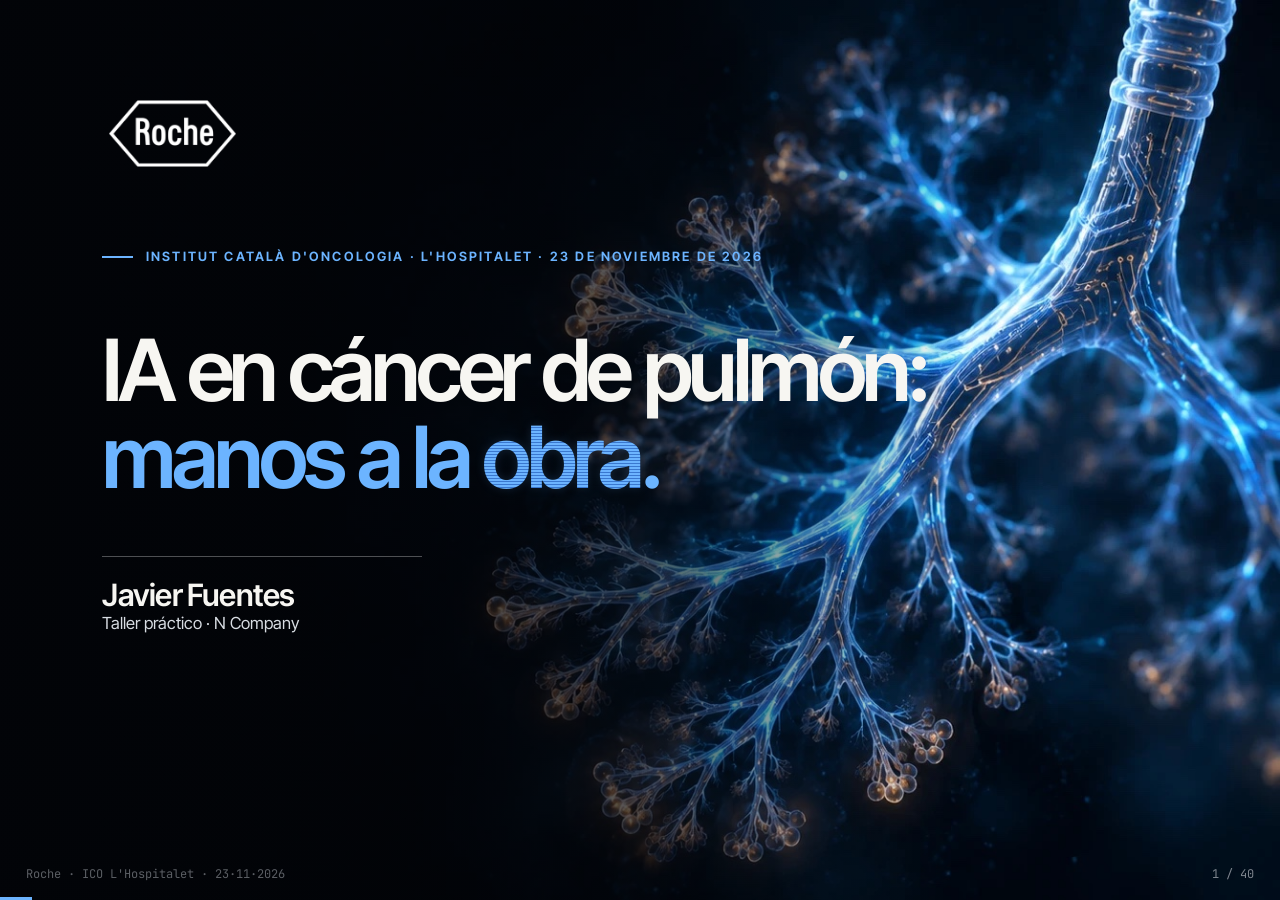
<file: index.html>
<!doctype html>
<html lang="es">
<head>
<meta charset="utf-8">
<meta name="viewport" content="width=device-width, initial-scale=1">
<title>IA en cáncer de pulmón · Taller práctico · ICO L'Hospitalet</title>
<link rel="preconnect" href="https://fonts.googleapis.com">
<link href="https://fonts.googleapis.com/css2?family=Inter+Tight:ital,wght@0,400;0,500;0,600;0,700;1,400&family=JetBrains+Mono:wght@400;600&display=swap" rel="stylesheet">
<style>
:root {
  --fondo:#0f1215; --papel:#f7f6f2; --papel-suave:#b3b8bf; --linea:#343a40;
  --acento:#6cb4ff; --acento-hondo:#0b41cd; --coral:#ff876b; --verde:#5fd39a;
  --sans:'Inter Tight','Helvetica Neue',Helvetica,Arial,sans-serif;
  --mono:'JetBrains Mono','SF Mono',Menlo,Consolas,monospace;
  --ease:cubic-bezier(.22,1,.36,1);
  --stage:radial-gradient(ellipse 100% 125% at 100% 0%,#172638,#121a24 35%,var(--fondo) 75%);
}
* { margin:0; padding:0; box-sizing:border-box; }
html,body { height:100%; }
body { font-family:var(--sans); background:var(--fondo); color:var(--papel); overflow:hidden; user-select:none; -webkit-font-smoothing:antialiased; }

/* ---------- Stage ---------- */
.slide { position:absolute; inset:0; display:none; align-items:center; justify-content:center; padding:8vh 8vw 10vh; overflow:hidden; background:var(--stage); isolation:isolate; }
.slide.on { display:flex; animation:stage-in .6s var(--ease) both; }
.inner { max-width:1280px; width:100%; position:relative; z-index:2; }
@keyframes stage-in { from { opacity:0; } to { opacity:1; } }
@keyframes content-in { from { opacity:0; transform:translateY(24px); } to { opacity:1; transform:none; } }
@keyframes slow-reveal { from { transform:scale(1.06); filter:brightness(.7); } to { transform:scale(1); filter:brightness(1); } }
.on .inner > :not(.clips):not(.step) { animation:content-in .75s var(--ease) both; }
.on .inner > :nth-child(2) { animation-delay:.08s; } .on .inner > :nth-child(3) { animation-delay:.16s; } .on .inner > :nth-child(4) { animation-delay:.22s; }

.kicker,.num { font-family:var(--sans); font-size:clamp(12px,1vw,16px); letter-spacing:.17em; text-transform:uppercase; font-weight:650; color:var(--acento); margin-bottom:3.3vh; }
.kicker::before { content:''; display:inline-block; width:2.4em; height:2px; background:currentColor; margin-right:1em; vertical-align:middle; }
.gigante { font-size:clamp(42px,6.8vw,112px); font-weight:600; line-height:1.02; letter-spacing:-.05em; text-wrap:balance; }
.statement { font-size:clamp(27px,3.45vw,56px); font-weight:500; line-height:1.16; letter-spacing:-.03em; text-wrap:pretty; }
.gigante strong,.statement strong { color:var(--acento); font-weight:inherit; }
.sub { font-size:clamp(16px,1.45vw,23px); line-height:1.5; color:var(--papel-suave); margin-top:3.8vh; max-width:1050px; }
.sub strong { color:var(--papel); font-weight:600; }
.src-line { font-family:var(--mono); font-size:clamp(11px,.9vw,13px); letter-spacing:.06em; text-transform:uppercase; color:var(--papel-suave); margin-top:3vh; }
.redflag { font-size:clamp(16px,1.45vw,23px); color:var(--coral); margin-top:3vh; line-height:1.5; }

.step { opacity:0; transform:translateY(22px); transition:opacity .55s var(--ease),transform .65s var(--ease); }
.step.on { opacity:1; transform:none; }
.step:not(.on) { visibility:hidden; }

/* Lists */
.lista { list-style:none; margin-top:2vh; }
.lista li { position:relative; font-size:clamp(20px,2.4vw,34px); line-height:1.28; padding:1.6vh 0 1.6vh 5.2em; border-top:1px solid var(--linea); }
.lista li:last-child { border-bottom:1px solid var(--linea); }
.lista li strong { color:var(--acento); font-weight:inherit; }
.lista .n { position:absolute; left:0; top:calc(1.6vh + .45em); width:9em; font-family:var(--mono); color:var(--acento); font-size:.55em; letter-spacing:.08em; line-height:1.3; }
.lista.compact li { font-size:clamp(17px,2vw,27px); padding:1.25vh 0 1.25vh 5.2em; }
.lista li .meta { display:block; font-size:.6em; color:var(--papel-suave); margin-top:.3em; }
.lista li.hot { color:var(--coral); }
.lista.compact .n { top:calc(1.25vh + .4em); }
.lista .min { float:right; font-family:var(--mono); font-size:.55em; color:var(--papel-suave); margin-top:.4em; }

/* Chapters */
.chapter { background:var(--acento-hondo); color:#fff; }
.chapter .kicker,.chapter strong { color:#fff; }
.chapter .kicker::before { display:none; }
.chapter .inner { border-top:2px solid #fff; padding-top:5vh; }
.chapter .gigante { font-size:clamp(50px,8.2vw,138px); max-width:1100px; }
.chapter .gigante strong { font-weight:400; }
.chapter .sub { color:#d6e2ff; max-width:900px; }
.chapter::after { content:attr(data-mark); position:absolute; right:5vw; bottom:-.14em; font-size:clamp(230px,31vw,540px); line-height:1; font-weight:700; letter-spacing:-.09em; color:rgba(255,255,255,.08); z-index:0; }

/* Cover */
.cover::before { content:''; position:absolute; inset:0; z-index:0; background:linear-gradient(90deg,rgba(2,4,8,.9) 0%,rgba(2,4,8,.65) 50%,rgba(2,4,8,0) 75%),url('img/cover.jpg') right center/cover #000; }
.cover.on::before { animation:slow-reveal 9s var(--ease) both; }
.cover .kicker { margin-bottom:7vh; }
.cover .gigante { font-size:clamp(46px,6.7vw,108px); max-width:1180px; }
.cover .presenter { margin-top:6vh; padding-top:2.2vh; border-top:1px solid rgba(255,255,255,.3); width:fit-content; min-width:320px; }
.cover .presenter b { display:block; font-size:clamp(24px,2.4vw,38px); font-weight:600; letter-spacing:-.025em; }
.cover .presenter span { color:#d8dde3; font-size:clamp(15px,1.3vw,20px); }
.logo-roche { position:absolute; left:8vw; top:7vh; width:clamp(110px,11vw,170px); z-index:3; filter:invert(1) grayscale(1) brightness(2.2); mix-blend-mode:screen; }

/* Impact */
.impact .inner { max-width:1190px; text-align:center; }
.impact .statement { font-size:clamp(30px,4.2vw,68px); line-height:1.17; }
.impact .sub { margin-inline:auto; }
.impact.claro { background:#ecebe5; color:#17191b; }
.impact.claro .statement strong { color:#17191b; text-decoration:underline; text-decoration-color:var(--acento-hondo); text-decoration-thickness:.055em; text-underline-offset:.13em; }
.impact.claro .sub { color:#4b4f55; }

/* Photos */
.slide.foto { padding:0; background:#000; }
.slide.foto img { width:100%; height:100%; object-fit:cover; }
.slide.foto.contain img { object-fit:contain; }
.slide.foto.claro { background:#f7f7f5; }
.slide.foto.on img { animation:photo-in 1.4s var(--ease) both; }
@keyframes photo-in { from { transform:scale(1.035); } to { transform:scale(1); } }
.slide.foto .cap { position:absolute; left:6vw; bottom:7vh; font-family:var(--mono); font-size:clamp(12px,1.1vw,16px); letter-spacing:.12em; text-transform:uppercase; color:var(--papel); background:rgba(15,18,21,.86); padding:.6em .9em; }
.slide.foto.split { padding:0 6vw; background:#000; }
.slide.foto.split .inner { display:grid; grid-template-columns:minmax(0,.9fr) minmax(0,1.1fr); gap:5vw; align-items:center; max-width:1400px; }
.slide.foto.split img { width:100%; height:auto; max-height:80vh; object-fit:contain; }

/* Clippings */
.clips { display:flex; flex-wrap:wrap; gap:3vh 2vw; justify-content:center; margin-top:3vh; }
.clip { background:#fff; padding:8px 8px 10px; box-shadow:4px 6px 0 rgba(0,0,0,.35); max-width:min(44vw,540px); }
.clip img { display:block; width:100%; height:auto; max-height:44vh; object-fit:contain; }
.clip .src { font-family:var(--mono); font-size:11px; color:#555; margin-top:6px; letter-spacing:.06em; text-transform:uppercase; }
.clip.big { max-width:min(62vw,820px); }
.clip.r1 { rotate:-1.5deg; } .clip.r2 { rotate:1.2deg; }

/* Proof / prediction beats */
.proof-time .gigante { font-size:clamp(38px,5.2vw,86px); line-height:1.08; }
.proof-human { font-size:clamp(27px,3.1vw,50px); line-height:1.2; color:var(--papel-suave); margin-top:4vh; letter-spacing:-.03em; }
.proof-human strong { color:var(--papel); font-weight:500; }
.proof-context { margin-top:4vh; padding-top:2vh; border-top:1px solid var(--linea); color:var(--papel-suave); font-size:clamp(13px,1.1vw,17px); line-height:1.55; max-width:1000px; }
.prediction-punch { font-size:clamp(34px,3.8vw,62px); font-weight:600; line-height:1.06; letter-spacing:-.045em; margin-top:4vh; }
.prediction-punch small { display:block; font-size:.55em; font-weight:500; color:var(--papel-suave); margin-top:1.2vh; letter-spacing:-.02em; }
.quote { font-size:clamp(22px,2.6vw,40px); line-height:1.3; font-style:italic; margin-top:4vh; padding-left:1em; border-left:3px solid var(--acento); max-width:1000px; }
.quote .who { display:block; font-style:normal; font-size:.5em; color:var(--papel-suave); margin-top:1.6vh; font-family:var(--mono); letter-spacing:.06em; text-transform:uppercase; }

.dos { display:grid; grid-template-columns:1fr 1fr; gap:4vw; align-items:center; }
.dos .clip { max-width:100%; }

/* PICO */
.capas { display:grid; grid-template-columns:repeat(4,1fr); gap:2vw; margin-top:5vh; }
.capa { border-top:2px solid var(--acento); padding-top:2vh; }
.capa h3 { font-family:var(--mono); color:var(--acento); font-size:clamp(14px,1.2vw,18px); letter-spacing:.12em; font-weight:600; margin-bottom:1.2vh; }
.capa p { font-size:clamp(15px,1.4vw,21px); line-height:1.45; color:var(--papel); }

/* Practice slides: one large numeral, one instruction, one prompt */
.demo .inner { padding-left:22%; }
.demo::before { content:attr(data-mark); position:absolute; left:6vw; top:50%; transform:translateY(-51%); color:var(--acento); font-weight:500; font-size:clamp(130px,17vw,290px); line-height:1; letter-spacing:-.09em; opacity:.95; }
.demo .num { padding-bottom:2vh; border-bottom:1px solid #4a5058; }
.demo .num .t { float:right; color:var(--papel-suave); letter-spacing:.1em; }
.demo .statement { font-size:clamp(26px,3.1vw,50px); }
.demo .sub { max-width:900px; margin-top:2.6vh; }
.tools { display:flex; flex-wrap:wrap; gap:8px; margin-top:2.4vh; }
.tools span { font-family:var(--mono); font-size:clamp(11px,.95vw,14px); letter-spacing:.04em; padding:.35em .75em; border:1px solid #47505a; border-radius:99px; color:#d9dee4; }
.prompt { position:relative; margin-top:2.8vh; background:#0a0d10; border:1px solid #2c333b; border-left:3px solid var(--acento); border-radius:6px; padding:1.6vh 7.5em 1.6vh 1.2vw; font-family:var(--mono); font-size:clamp(13px,1.18vw,19px); line-height:1.5; color:#dfe6ee; white-space:pre-wrap; max-width:980px; }
.prompt::before { content:'PROMPT'; position:absolute; top:-.75em; left:1em; background:#0a0d10; padding:0 .5em; font-size:10px; letter-spacing:.18em; color:var(--acento); }
.copy { position:absolute; top:8px; right:8px; font:600 11px var(--mono); letter-spacing:.08em; color:#9fb0c2; background:#151b21; border:1px solid #2f3842; border-radius:4px; padding:4px 9px; cursor:pointer; }
.copy:hover { color:var(--acento); border-color:var(--acento); }
.copy.ok { color:var(--verde); border-color:var(--verde); }
.watch { margin-top:2.6vh; font-size:clamp(16px,1.45vw,23px); line-height:1.45; color:#ffd27a; max-width:960px; }
.watch b { font-family:var(--mono); font-size:.62em; letter-spacing:.16em; color:#ffd27a; margin-right:.8em; font-weight:600; }

/* CRT accent, inherited from the Ferrovial keynote */
.crt-accent { --crt-color:#6cb4ff; --crt-stripe:#3a78cf; position:relative; display:inline-block; white-space:nowrap; padding-inline-end:.12em; margin-inline-end:-.12em; color:var(--crt-color); -webkit-text-fill-color:transparent; background:repeating-linear-gradient(0deg,var(--crt-color) 0px,var(--crt-color) 2px,var(--crt-stripe) 2px,var(--crt-stripe) 3px); -webkit-background-clip:text; background-clip:text; filter:drop-shadow(0 0 5px #6cb4ff25); }
.crt-accent::before,.crt-accent::after { content:attr(data-text); position:absolute; inset:0; pointer-events:none; opacity:0; background:none; -webkit-text-fill-color:currentColor; }
.crt-accent::before { color:#32f9f1; text-shadow:2px 0 #32f9f180; }
.crt-accent::after { color:#ff3b9d; text-shadow:-2px 0 #ff3b9d80; }
.crt-accent.crt-coral { --crt-color:#ff876b; --crt-stripe:#bd5946; }
.chapter .crt-accent { --crt-color:#ffffff; --crt-stripe:#b9cbff; }
.slide.on .crt-accent { animation:crt-signal 8.6s steps(1,end) .8s infinite,crt-scan 6.7s linear infinite; }
.slide.on .crt-accent::before { animation:crt-tear-cyan 5.9s steps(1,end) .9s infinite; }
.slide.on .crt-accent::after { animation:crt-tear-magenta 7.7s steps(1,end) 1.05s infinite; }
@keyframes crt-scan { to { background-position:0 12px; } }
@keyframes crt-signal { 0%,5.5%,19%,100% { transform:none; } 1% { transform:translateX(.012em) skewX(-2deg); filter:brightness(1.25); } 2.4% { transform:translateX(-.01em) skewX(1deg); filter:brightness(.8); } 3.5% { transform:none; filter:brightness(1.15); } 17.5% { transform:skewX(-1deg); filter:brightness(1.2); } }
@keyframes crt-tear-cyan { 0%,7%,100% { opacity:0; transform:none; clip-path:inset(0); } 1% { opacity:.85; transform:translateX(-.045em); clip-path:inset(15% 0 62% 0); } 3% { opacity:.7; transform:translateX(.035em); clip-path:inset(63% 0 17% 0); } 5% { opacity:.5; transform:translateX(-.02em); clip-path:inset(38% 0 49% 0); } }
@keyframes crt-tear-magenta { 0%,6%,100% { opacity:0; transform:none; clip-path:inset(0); } 1% { opacity:.8; transform:translateX(.045em); clip-path:inset(58% 0 18% 0); } 2.8% { opacity:.65; transform:translateX(-.03em); clip-path:inset(23% 0 62% 0); } 4.5% { opacity:.4; transform:translateX(.02em); clip-path:inset(76% 0 10% 0); } }
html.motion-off .crt-accent { background:none; -webkit-text-fill-color:currentColor; filter:none; animation:none !important; }
html.motion-off .crt-accent::before,html.motion-off .crt-accent::after { display:none; }
@media (prefers-reduced-motion:reduce) { .crt-accent { background:none; -webkit-text-fill-color:currentColor; filter:none; } }

/* Closing */
.tis .inner { display:grid; grid-template-columns:1fr auto; gap:5vw; align-items:center; }
.tis .masthead { width:min(560px,48vw); filter:invert(1); mix-blend-mode:screen; margin-bottom:3vh; }
.tis .qr { width:clamp(150px,15vw,230px); background:#fff; padding:10px; border-radius:6px; }

.slide.film { padding:0; background:#000; cursor:pointer; }
.slide.film video { width:100%; height:100%; object-fit:contain; background:#000; }
.slide.film .hint { position:absolute; left:50%; bottom:8vh; transform:translateX(-50%); font-family:var(--mono); font-size:13px; letter-spacing:.14em; color:#fff; background:rgba(15,18,21,.8); padding:.6em 1em; border-radius:4px; transition:opacity .4s; }
.slide.film.playing .hint { opacity:0; }
body.film-on .pie,body.film-on #pag { display:none; }
.dl { display:inline-block; margin-top:2.2vh; font-family:var(--mono); font-size:clamp(12px,1vw,15px); letter-spacing:.06em; color:var(--acento); border:1px solid var(--acento); border-radius:4px; padding:.5em .9em; text-decoration:none; }
.dl:hover { background:var(--acento); color:#0f1215; }
/* Chrome */
#barra { position:fixed; left:0; bottom:0; height:3px; background:var(--acento); width:0; transition:width .3s ease; z-index:9; }
#pag { position:fixed; right:2vw; bottom:2vh; font-family:var(--mono); font-size:12px; color:var(--papel-suave); opacity:.7; z-index:9; }
.pie { position:fixed; left:2vw; bottom:2vh; font-family:var(--mono); font-size:12px; color:var(--papel-suave); opacity:.5; z-index:9; }
body.dark-chrome #pag,body.dark-chrome .pie { color:#4b4f55; }
.blackout { display:none; position:fixed; inset:0; z-index:99; background:#000; }
body.is-blackout .blackout { display:block; }
dialog.nav { margin:auto; width:min(1000px,90vw); max-height:84vh; padding:28px; border:1px solid #555; border-radius:8px; background:#17191c; color:#f7f6f2; font-family:var(--sans); }
dialog.nav::backdrop { background:#000b; backdrop-filter:blur(8px); }
dialog.nav h2 { font-size:20px; margin-bottom:18px; font-weight:600; }
dialog.nav .links { display:grid; grid-template-columns:1fr 1fr; gap:8px; }
dialog.nav button { padding:14px; text-align:left; border:1px solid #3d4246; background:#22262a; color:#ddd; font:15px var(--sans); cursor:pointer; border-radius:4px; }
dialog.nav button:hover { border-color:var(--acento); color:var(--acento); }
dialog.nav p { margin-top:18px; font:13px var(--mono); color:#9aa; line-height:1.8; }

@media (max-width:820px) {
  .demo .inner { padding-left:0; } .demo::before { display:none; }
  .capas { grid-template-columns:1fr 1fr; } .tis .inner,.dos,.slide.foto.split .inner { grid-template-columns:1fr; }
}
</style>
<link rel="stylesheet" href="cinematics.css">
</head>
<body>

<!-- ============ PORTADA ============ -->
<section class="slide cover" data-chapter="Portada"><img class="logo-roche" src="img/roche.webp" alt="Roche"><div class="inner">
  <div class="kicker">Institut Català d'Oncologia · L'Hospitalet · 23 de noviembre de 2026</div>
  <div class="gigante">IA en cáncer de pulmón:<br><strong>manos a la <span class="crt-accent" data-text="obra" aria-hidden="true">obra</span>.</strong></div>
  <div class="presenter"><b>Javier Fuentes</b><span>Taller práctico · N Company</span></div>
</div></section>

<!-- ============ INTRO ============ -->
<section class="slide foto contain" data-chapter="Intro" data-title="Grigori Perelman"><img src="img/perelman.png" alt="Grigori Perelman en una parada de autobús de San Petersburgo"></section>

<section class="slide foto contain claro" data-title="Los siete Problemas del Milenio"><img src="img/millennium.png" alt="Los siete Problemas del Milenio del Instituto Clay"></section>

<section class="slide foto contain claro" data-title="Horizonte temporal METR"><img src="img/horizon-nov-2026.jpg" alt="Duración de las tareas que distintos modelos de IA completan el 80 % de las veces"></section>

<section class="slide steps" data-chapter="Tres partes"><div class="inner">
  <div class="kicker">Esta tarde</div>
  <ul class="lista">
    <li class="step"><span class="n">PARTE I</span>Investigación: de la pregunta al borrador.<span class="meta">Y al final, un agente que lo hace todo de una vez.</span></li>
    <li class="step"><span class="n">PARTE II</span>Diagnóstico: un caso con un modelo de frontera.</li>
    <li class="step"><span class="n">PARTE III</span>Ofimática, presentaciones y avatares.</li>
  </ul>
</div></section>

<!-- ============ PARTE I · INVESTIGACIÓN ============ -->
<section class="slide chapter" data-mark="I" data-chapter="Parte I · Investigación"><div class="inner">
  <div class="kicker">Parte I · Investigación</div>
  <div class="gigante">Hagamos<br><strong>un paper.</strong></div>
  <div class="sub">Una pregunta, muchas herramientas. Ninguna lo hace todo bien: se recoge de varias y se consolida.</div>
</div></section>

<section class="slide steps research-tour" data-chapter="El recorrido de investigación" data-title="De la pregunta clínica al borrador">
  <img class="research-photo" src="img/clinical-desk-tour.jpg" alt="Escena ilustrativa de una mesa de investigación en oncología torácica: un buscador de artículos, un artículo impreso, una carpeta de fuentes, un borrador en un portátil y una mano comprobando referencias">
  <div class="research-shade" aria-hidden="true"></div>
  <div class="research-intro">
    <div class="research-intro-title"><div class="kicker">Investigación distribuida · el recorrido</div><h2>Una pregunta <strong>clínica.</strong></h2></div>
    <p>De la pregunta al borrador. Cinco pasos; cada cifra, a su fuente.</p>
  </div>
  <div class="research-beat step" data-view="right" data-frame=".20 .37 1.65">
    <div class="kicker">01 · Búsqueda general</div><h2>Empieza por<br><strong>la pregunta.</strong></h2>
    <p>El primer mapa del tema.<br>Todavía no es una fuente para citar.</p>
    <div class="research-tools">Google modo IA · Perplexity</div>
  </div>
  <div class="research-beat step" data-view="right" data-frame=".28 .79 2.1">
    <div class="kicker">02 · Evidencia</div><h2>Vuelve al<br><strong>artículo original.</strong></h2>
    <p>¿De dónde sale cada cifra?<br>¿Qué fuerza tiene la evidencia?</p>
    <div class="research-tools">OpenEvidence · Consensus · Elicit<br>Claude con PubMed</div>
  </div>
  <div class="research-beat step" data-view="left" data-frame=".57 .67 2.7">
    <div class="kicker">03 · Exploración y biblioteca</div><h2>Reúne fuentes<br><strong>que puedas auditar.</strong></h2>
    <p>Sigue las citas.<br>Guarda los originales.</p>
    <div class="research-tools">Litmaps · Zotero · NotebookLM</div>
  </div>
  <div class="research-beat step" data-view="left" data-frame=".80 .41 1.8">
    <div class="kicker">04 · Consolidación y redacción</div><h2>De las fuentes<br><strong>al borrador.</strong></h2>
    <p>Contrasta las cifras.<br>Redacta con referencias.</p>
    <div class="research-tools">Deep Research<br>ChatGPT o Claude dentro de Word</div>
  </div>
  <div class="research-beat step" data-view="left" data-frame=".85 .78 2.6">
    <div class="kicker">05 · Verificación</div><h2>Cada cita existe.<br><strong>Y dice lo que afirmas.</strong></h2>
    <p>Comprueba el DOI,<br>el dato y la página.</p>
    <div class="research-tools">La comprobación final es tuya.</div>
  </div>
  <div class="research-beat step" data-view="wide">
    <div class="kicker">El recorrido completo</div><h2>Cinco pasos.<br><strong>Tu criterio.</strong></h2>
    <p>Ninguna herramienta lo hace todo bien.<br>Recoge, contrasta y comprueba.</p>
  </div>
  <div class="research-progress" aria-hidden="true"><span></span><span></span><span></span><span></span><span></span><span></span></div>
</section>

<section class="slide"><div class="inner">
  <div class="kicker">La pregunta de investigación</div>
  <div class="statement">En CPCP en estadio extendido tratado con <strong>atezolizumab + quimioterapia</strong>, ¿cuántos pacientes llegan al largo plazo y qué los distingue?</div>
  <div class="capas">
    <div class="capa"><h3>P · POBLACIÓN</h3><p>CPCP en estadio extendido, primera línea.</p></div>
    <div class="capa"><h3>I · INTERVENCIÓN</h3><p>Atezolizumab + carboplatino y etopósido.</p></div>
    <div class="capa"><h3>C · COMPARADOR</h3><p>Quimioterapia sola.</p></div>
    <div class="capa"><h3>O · RESULTADO</h3><p>SG a 3, 5 y 7 años; perfil del largo superviviente.</p></div>
  </div>
</div></section>

<section class="slide demo steps" data-mark="1"><div class="inner">
  <div class="num">Parte I · Búsqueda general<span class="t">PASO 01</span></div>
  <div class="statement">Lanza la misma pregunta, <strong>con las mismas palabras</strong>, a dos buscadores.</div>
  <div class="tools"><span>Google · modo IA</span><span>Perplexity</span><span>ChatGPT · búsqueda</span></div>
  <div class="prompt step"><button class="copy" type="button">COPIAR</button>En pacientes con cáncer de pulmón de célula pequeña en estadio extendido, ¿qué proporción sigue viva a 3, 5 y 7 años con atezolizumab más carboplatino y etopósido en primera línea, frente a quimioterapia sola? ¿Qué características tienen los largos supervivientes? Cita las fuentes.</div>
  <div class="watch step"><b>FÍJATE</b>¿Dan la misma cifra a 5 años? Apunta las dos. Sirven para el mapa, no para citar.</div>
</div></section>

<section class="slide demo steps" data-mark="2"><div class="inner">
  <div class="num">Parte I · Evidencia<span class="t">PASO 02</span></div>
  <div class="statement">La misma pregunta, a herramientas que <strong>solo responden con artículos</strong>.</div>
  <div class="tools"><span>OpenEvidence</span><span>Consensus</span><span>Elicit</span><span>Claude + conector PubMed</span></div>
  <div class="prompt step"><button class="copy" type="button">COPIAR</button>[Pega la pregunta anterior] Gradúa la fuerza de la evidencia de cada afirmación, distingue ensayo aleatorizado, análisis exploratorio y extensión de seguimiento, y enlaza cada cifra a su artículo.</div>
  <div class="watch step"><b>FÍJATE</b>Las herramientas de evidencia matizan. ¿Cuál es más prudente? Deja Elicit trabajando en modo profundo: lo recogemos luego.</div>
</div></section>

<section class="slide demo steps" data-mark="3"><div class="inner">
  <div class="num">Parte I · Exploración<span class="t">PASO 03</span></div>
  <div class="statement">Parte de un artículo semilla y <strong>sigue la red de citas</strong>.</div>
  <div class="tools"><span>Litmaps</span><span>Zotero</span></div>
  <div class="prompt step"><button class="copy" type="button">COPIAR</button>Horn L, et al. First-Line Atezolizumab plus Chemotherapy in Extensive-Stage Small-Cell Lung Cancer. N Engl J Med. 2018. DOI: 10.1056/NEJMoa1809064</div>
  <div class="watch step"><b>FÍJATE</b>A la derecha, lo más reciente; arriba, lo más citado. ¿Aparecen los documentos de Roche? Lo que te convenza, a Zotero.</div>
</div></section>

<section class="slide demo steps" data-mark="4"><div class="inner">
  <div class="num">Parte I · Biblioteca<span class="t">PASO 03</span></div>
  <div class="statement">Sube tus documentos. Pide una tabla <strong>que puedas auditar</strong>.</div>
  <div class="tools"><span>NotebookLM</span><span>Claude · Proyecto</span><span>ChatGPT · Proyecto</span><span>Copilot</span></div>
  <div class="prompt step"><button class="copy" type="button">COPIAR</button>Usa solo los documentos cargados. Construye una tabla con: estudio, diseño, n, población, brazos, SG mediana, SG a 3, 5 y 7 años, y la página o diapositiva exacta de cada dato. Si un dato no aparece, escribe «no consta». Después, dime en qué se contradicen los documentos.</div>
  <div class="watch step"><b>FÍJATE</b>Elige dos cifras al azar y búscalas tú en el PDF. Si no están donde dice, no está bien.</div>
</div></section>

<section class="slide demo steps" data-mark="5"><div class="inner">
  <div class="num">Parte I · Consolidación<span class="t">PASO 04</span></div>
  <div class="statement">Junta todo lo recopilado.<br><strong>Que lo consolide por ti.</strong></div>
  <div class="tools"><span>NotebookLM</span><span>ChatGPT · investigación avanzada</span><span>Gemini · Deep Research</span><span>Claude · Research</span></div>
  <div class="prompt step"><button class="copy" type="button">COPIAR</button>Te adjunto todo lo que he recopilado sobre esta pregunta: [pregunta]. Las respuestas de los buscadores, los informes de Consensus y Elicit, y mis documentos. Consolídalo en un informe integrado. Contrasta las cifras que no coinciden entre fuentes, di cuál es la fuente primaria de cada una y señala qué afirmaciones no tienen respaldo en un artículo.</div>
  <div class="watch step"><b>FÍJATE</b>NotebookLM se queda dentro de tus fuentes y enlaza cada frase. Deep Research sale a buscar más: tarda más y hay que revisar más.</div>
</div></section>

<section class="slide demo steps" data-mark="6"><div class="inner">
  <div class="num">Parte I · Redacción<span class="t">PASO 04</span></div>
  <div class="statement">Redacta donde escribes:<br><strong>la IA dentro de Word.</strong></div>
  <div class="tools"><span>ChatGPT en Word</span><span>Claude en Word</span><span>Copilot en Word</span></div>
  <div class="prompt step"><button class="copy" type="button">COPIAR</button>Con los documentos adjuntos, redacta en inglés el borrador de una revisión narrativa para Clinical and Translational Oncology, siguiendo sus normas para autores: resumen, puntos clave, tabla de evidencia, referencias con DOI y declaración de uso de IA. Deja entre corchetes lo que solo pueden rellenar los autores.</div>
  <div class="watch step"><b>FÍJATE</b>Escribe sobre el documento para que lo coedites. Es un borrador, no un artículo.</div>
</div></section>

<section class="slide demo steps" data-mark="7"><div class="inner">
  <div class="num">Parte I · Verificación<span class="t">PASO 05</span></div>
  <div class="statement">Cada cita existe<br><strong>y dice lo que afirmas.</strong></div>
  <div class="tools"><span>Claude + conector PubMed</span><span>Scite</span><span>Zotero</span></div>
  <div class="prompt step"><button class="copy" type="button">COPIAR</button>Revisa este borrador referencia por referencia. Para cada una: comprueba que el DOI existe, que la cifra citada aparece en el artículo y en qué página, y dame una tabla con: afirmación, referencia, ¿lo dice?, página. Marca en rojo lo que no puedas comprobar.</div>
  <div class="watch step"><b>FÍJATE</b>El cuello de botella ya no es producir. Es comprobar. Este paso es tuyo.</div>
</div></section>

<section class="slide demo steps" data-mark="8"><div class="inner">
  <div class="num">Parte I · Datos de pacientes<span class="t">DATOS</span></div>
  <div class="statement">El dato no sale del hospital.<br><strong>Sale solo la estructura.</strong></div>
  <div class="tools"><span>Claude · artefactos</span><span>ChatGPT · Canvas</span></div>
  <div class="prompt step"><button class="copy" type="button">COPIAR</button>Te paso solo las cabeceras de mi Excel: NHC, nombre, fecha_nacimiento, fecha_diagnostico, estadio, linea_tratamiento, fecha_progresion, fecha_ultimo_contacto, exitus. Prográmame un único fichero HTML que funcione sin conexión, lea el Excel en el navegador, sustituya los identificadores por códigos, convierta las fechas en días desde el diagnóstico y genere aparte una clave de reversión.</div>
  <div class="watch step"><b>FÍJATE</b>Claude solo ha visto las cabeceras. El Excel real lo abres tú, en tu ordenador, sin conexión.</div>
  <a class="dl step" href="data/pacientes-ficticios-cpcp.xlsx" download="pacientes-ficticios-cpcp.xlsx">↓ Descargar Excel de ejemplo · 200 pacientes ficticios</a>
</div></section>

<section class="slide demo steps" data-mark="9"><div class="inner">
  <div class="num">Parte I · Análisis<span class="t">DATOS</span></div>
  <div class="statement">Pide el código, <strong>no el resultado</strong>.</div>
  <div class="tools"><span>Claude</span><span>ChatGPT</span><span>R / Python</span></div>
  <div class="prompt step"><button class="copy" type="button">COPIAR</button>Genera un dataset sintético de 200 pacientes con CPCP en estadio extendido con las columnas anonimizadas del paso anterior. Después escribe el código en R para la curva de Kaplan-Meier, la SG mediana con IC 95 % y la proporción viva a 3, 5 y 7 años. Comenta cada línea para que lo entienda un clínico.</div>
  <div class="watch step"><b>FÍJATE</b>Mismo código, mismo dato, mismo resultado. Eso se puede declarar en el artículo.</div>
</div></section>

<section class="slide demo steps" data-mark="10"><div class="inner">
  <div class="num">Parte I · Skills<span class="t">MÉTODO</span></div>
  <div class="statement">Lo que explicas una vez,<br><strong>no lo repitas.</strong></div>
  <div class="tools"><span>Claude · Skills</span><span>ChatGPT · GPTs</span><span>Copilot · agentes</span></div>
  <div class="prompt step"><button class="copy" type="button">COPIAR</button>Quiero crear una skill. Te voy a explicar cómo leo yo un ensayo de oncología torácica: qué miro primero, qué me hace desconfiar y cómo resumo para mi servicio. Hazme las preguntas que necesites, una a una. Al final, redáctalo como instrucciones reutilizables y guárdalo como skill.</div>
  <div class="watch step"><b>FÍJATE</b>Una skill es un prompt largo que no quieres repetir. El agente que viene ahora la puede usar.</div>
</div></section>

<section class="slide workflow-recap" data-scene-state="0" data-chapter="De los pasos al agente"><div class="inner">
  <div class="kicker">El mismo trabajo · otra forma de hacerlo</div>
  <div class="workflow-heading" aria-live="polite">
    <h2>Todo esto, paso a paso, nos ha llevado<br>la primera parte de la tarde.</h2>
    <h2 aria-hidden="true">Ahora, <strong>en una sola instrucción.</strong></h2>
  </div>
  <div class="workflow-stage">
    <svg class="workflow-wires" viewBox="0 0 1000 400" preserveAspectRatio="none" aria-hidden="true">
      <path d="M100 168 Q100 220 500 220 M285 64 Q285 220 500 220 M500 32 V220 M715 64 Q715 220 500 220 M900 168 Q900 220 500 220"/>
      <path class="travel" pathLength="100" d="M100 168 Q100 220 500 220"/>
      <path class="travel" pathLength="100" d="M285 64 Q285 220 500 220"/>
      <path class="travel" pathLength="100" d="M500 32 V220"/>
      <path class="travel" pathLength="100" d="M715 64 Q715 220 500 220"/>
      <path class="travel" pathLength="100" d="M900 168 Q900 220 500 220"/>
    </svg>
    <div class="workflow-node" style="--x:10%;--y:42%"><span class="node-dot">01</span><b>Búsqueda general</b><small>Google modo IA · Perplexity</small></div>
    <div class="workflow-node" style="--x:28.5%;--y:16%"><span class="node-dot">02</span><b>Evidencia</b><small>OpenEvidence · Consensus · Elicit</small></div>
    <div class="workflow-node" style="--x:50%;--y:8%"><span class="node-dot">03</span><b>Exploración<br>y biblioteca</b><small>Litmaps · Zotero · NotebookLM</small></div>
    <div class="workflow-node" style="--x:71.5%;--y:16%"><span class="node-dot">04</span><b>Consolidación<br>y redacción</b><small>Deep Research · Word</small></div>
    <div class="workflow-node" style="--x:90%;--y:42%"><span class="node-dot">05</span><b>Verificación</b><small>Cada cita existe y dice lo que afirmas</small></div>
    <div class="workflow-hub" aria-hidden="true"><span>BORRADOR DE REVISIÓN</span><b>Evidencia reunida.<br>Lista para comprobar.</b><small>Una carpeta · Una instrucción · Un agente</small></div>
    <div class="human-check" aria-hidden="true"><b>¿Lo firmarías?</b><span>El agente lo prepara. Tú lo compruebas.</span></div>
  </div>
</div></section>

<section class="slide demo steps" data-mark="A" data-chapter="Parte I · El agente"><div class="inner">
  <div class="num">Parte I · Final · agente<span class="t">DEMO</span></div>
  <div class="statement">Una carpeta y una instrucción.<br><strong>El agente hace el resto.</strong></div>
  <div class="tools"><span>Claude Cowork</span><span>ChatGPT · agente</span><span>Copilot Cowork</span></div>
  <div class="prompt step"><button class="copy" type="button">COPIAR</button>En la carpeta «Taller ICO» están los documentos de Roche y mi skill de lectura de ensayos. Responde a esta pregunta de investigación: [pregunta]. 1) Busca evidencia en PubMed y ClinicalTrials.gov. 2) Lee los PDF de la carpeta. 3) Construye la tabla de evidencia con página. 4) Redacta en Word el borrador de revisión narrativa. 5) Verifica cada referencia y dame la lista de lo que no has podido comprobar. Pregúntame antes de enviar o publicar nada.</div>
  <div class="watch step"><b>FÍJATE</b>Déjalo trabajar mientras seguimos. Al volver: ¿qué ha construido? ¿Qué comprobarías antes de firmarlo?</div>
</div></section>

<!-- ============ PARTE II · DIAGNÓSTICO ============ -->
<section class="slide chapter" data-mark="II" data-chapter="Parte II · Diagnóstico"><div class="inner">
  <div class="kicker">Parte II · Diagnóstico</div>
  <div class="gigante">Un caso.<br><strong>Un modelo de frontera.</strong></div>
  <div class="sub">Caso ficticio. Ningún dato real de paciente. Usa el modelo más potente que tengas, con razonamiento al máximo.</div>
</div></section>

<section class="slide steps"><div class="inner">
  <div class="kicker">Caso clínico · ficticio · por fases</div>
  <ul class="lista compact">
    <li class="step"><span class="n">FASE 1<br>CONSULTA</span>Varón de 64 años, exfumador de 45 paquetes-año. Tos, disnea de esfuerzo y 7 kg menos en dos meses.</li>
    <li class="step"><span class="n">FASE 2<br>ANALÍTICA</span>Sodio 124 mmol/L con osmolalidad urinaria alta. LDH elevada.</li>
    <li class="step"><span class="n">FASE 3<br>TC</span>Masa hiliar derecha de 6 cm, adenopatías mediastínicas bilaterales y dos lesiones hepáticas.</li>
    <li class="step"><span class="n">FASE 4<br>EBUS</span>Células pequeñas. Sinaptofisina y TTF-1 positivos. Ki-67 del 85 %.</li>
  </ul>
</div></section>

<section class="slide demo steps" data-mark="1"><div class="inner">
  <div class="num">Parte II · Razonamiento por fases<span class="t">CASO</span></div>
  <div class="statement">Que razone como en el comité:<br><strong>una fase cada vez.</strong></div>
  <div class="tools"><span>ChatGPT · razonamiento máximo</span><span>Claude · razonamiento extendido</span><span>Gemini · Deep Think</span></div>
  <div class="prompt step"><button class="copy" type="button">COPIAR</button>Eres oncólogo torácico en un comité de tumores. Te voy a dar un caso por fases. En cada fase dame: diagnóstico diferencial con probabilidad aproximada, la siguiente prueba que pedirías y por qué, y qué dato te haría cambiar de opinión. No avances hasta que te dé la siguiente fase. Fase 1: varón de 64 años, exfumador de 45 paquetes-año, con tos, disnea de esfuerzo y pérdida de 7 kg en dos meses.</div>
  <div class="watch step"><b>FÍJATE</b>¿En qué fase acierta? ¿Interpreta la hiponatremia? ¿Pide RM cerebral para estadificar?</div>
</div></section>

<section class="slide demo steps" data-mark="2"><div class="inner">
  <div class="num">Parte II · Decisión terapéutica<span class="t">CASO</span></div>
  <div class="statement">Diagnóstico confirmado.<br><strong>Ahora, con evidencia.</strong></div>
  <div class="tools"><span>El mismo modelo</span><span>OpenEvidence</span></div>
  <div class="prompt step"><button class="copy" type="button">COPIAR</button>Con el diagnóstico confirmado, ¿qué opciones de primera línea tiene este paciente? Para cada una: el ensayo pivotal, el beneficio absoluto en supervivencia global, la toxicidad relevante y lo que dicen las guías ESMO y NCCN. Separa lo que sabes con certeza de lo que no, y dime qué datos del paciente cambiarían la recomendación.</div>
  <div class="watch step"><b>FÍJATE</b>Contrasta sus cifras con la tabla que hicimos en la Parte I. ¿Coinciden?</div>
</div></section>

<section class="slide demo steps" data-mark="3"><div class="inner">
  <div class="num">Parte II · Segunda opinión<span class="t">CASO</span></div>
  <div class="statement">Pasa la respuesta de un modelo a otro.<br><strong>Busca dónde discrepan.</strong></div>
  <div class="tools"><span>ChatGPT ⇄ Claude ⇄ Gemini</span></div>
  <div class="prompt step"><button class="copy" type="button">COPIAR</button>Este es el razonamiento de otro especialista sobre el mismo caso: [pega la respuesta del otro modelo]. ¿En qué discrepas y por qué? ¿Qué ha pasado por alto? ¿Qué le preguntarías antes de aceptar su recomendación?</div>
  <div class="watch step"><b>FÍJATE</b>Donde dos modelos discrepan, está tu trabajo.</div>
</div></section>

<section class="slide impact claro"><div class="inner">
  <div class="statement">El modelo no firma el informe.<br><strong>Tú sí.</strong></div>
  <div class="sub">Brillante y poco fiable, en el mismo minuto. Por eso el caso va por fases y la segunda opinión es otro modelo.</div>
</div></section>

<!-- ============ PARTE III · OFIMÁTICA ============ -->
<section class="slide chapter" data-mark="III" data-chapter="Parte III · Ofimática y avatares"><div class="inner">
  <div class="kicker">Parte III · Ofimática</div>
  <div class="gigante">Documentos, diapositivas<br><strong>y un avatar.</strong></div>
  <div class="sub">La IA dentro de las herramientas que ya usas cada día.</div>
</div></section>

<section class="slide demo steps" data-mark="1"><div class="inner">
  <div class="num">Parte III · Excel<span class="t">OFIMÁTICA</span></div>
  <div class="statement">Tu hoja de cálculo,<br><strong>en lenguaje natural.</strong></div>
  <div class="tools"><span>Claude en Excel</span><span>Copilot en Excel</span><span>ChatGPT en Excel</span></div>
  <div class="prompt step"><button class="copy" type="button">COPIAR</button>En esta hoja de pacientes anonimizados: añade una columna con la edad al diagnóstico, crea una tabla dinámica por estadio y línea de tratamiento, y un gráfico listo para la sesión del servicio. Explícame cada fórmula y dime qué filas tienen valores imposibles.</div>
  <div class="watch step"><b>FÍJATE</b>Hay seis valores imposibles escondidos. ¿Los encuentra? Pide que te explique las fórmulas: si no las entiendes, no las uses.</div>
  <a class="dl step" href="data/pacientes-ficticios-cpcp.xlsx" download="pacientes-ficticios-cpcp.xlsx">↓ Descargar Excel de ejemplo · 200 pacientes ficticios</a>
</div></section>

<section class="slide demo steps" data-mark="2"><div class="inner">
  <div class="num">Parte III · Presentaciones<span class="t">OFIMÁTICA</span></div>
  <div class="statement">Del póster IMbrella<br><strong>a la sesión clínica.</strong></div>
  <div class="tools"><span>Gamma</span><span>Claude · PowerPoint</span><span>Copilot en PowerPoint</span><span>Napkin · infografía</span></div>
  <div class="prompt step"><button class="copy" type="button">COPIAR</button>Convierte este póster en una presentación de 6 diapositivas para la sesión del servicio: una idea por diapositiva, una figura en cada una, mensajes que no exageren el dato y notas del orador. Añade al final una versión de 150 palabras para pacientes y familias, en castellano y en catalán. Exporta a PowerPoint.</div>
  <div class="watch step"><b>FÍJATE</b>¿Promete más de lo que dice el dato? Estar vivo a 7 años no es estar curado.</div>
</div></section>

<section class="slide demo steps" data-mark="3" data-chapter="Parte III · HeyGen"><div class="inner">
  <div class="num">Parte III · Avatares · HeyGen<span class="t">VÍDEO</span></div>
  <div class="statement">Un vídeo mío para vosotros.<br><strong>Que yo no he grabado.</strong></div>
  <div class="tools"><span>Claude + conector HeyGen</span><span>HeyGen</span></div>
  <div class="prompt step"><button class="copy" type="button">COPIAR</button>Con el conector de HeyGen, crea un vídeo de unos 40 segundos con el avatar de Javier Fuentes. Que salude a los oncólogos del ICO de L'Hospitalet y les cuente el dato que te parezca más relevante de uno de los documentos de Roche, citando el estudio. Tono cercano, en castellano. Antes de generarlo, enséñame el guion para aprobarlo.</div>
  <div class="watch step"><b>FÍJATE</b>¿El dato es correcto? ¿Lo diría yo así? Un avatar habla en tu nombre: revisa el guion como si lo firmaras.</div>
</div></section>

<section class="slide impact"><div class="inner">
  <div class="statement">Nadie grabó ese vídeo.<br><strong>Y sonaba a mí.</strong></div>
  <div class="sub">Si un vídeo puede hablar en mi nombre, verifica la fuente antes de creerlo. Y la identidad antes de actuar.</div>
</div></section>

<section class="slide film" data-chapter="Vídeo · avatar" data-title="De hacer a comprobar"><video src="video/avatar-ico.mp4" poster="img/avatar-poster.jpg" preload="auto" playsinline></video><div class="hint">▶ PULSA PARA REPRODUCIR · 0:46</div></section>

<!-- ============ PARA LLEVAR ============ -->
<section class="slide chapter" data-mark="" data-chapter="Reglas de oro"><div class="inner">
  <div class="kicker">Para llevar</div>
  <div class="gigante">Reglas de <strong>oro.</strong></div>
</div></section>

<section class="slide steps"><div class="inner">
  <div class="kicker">Cuatro reglas</div>
  <ul class="lista">
    <li class="step"><span class="n">01</span>Ningún dato identificable en una herramienta que tu centro no haya aprobado.</li>
    <li class="step"><span class="n">02</span>Cada cifra, a su fuente. Con página.</li>
    <li class="step"><span class="n">03</span>Usa el modelo más potente que tengas.</li>
    <li class="step"><span class="n">04</span>Declara el uso de IA. <strong>Y firma tú.</strong></li>
  </ul>
</div></section>

<section class="slide impact"><div class="inner">
  <div class="kicker" style="justify-content:center">El lunes</div>
  <div class="statement">Elige una tarea que hagas cada semana.<br><strong>Hazla una vez con IA. Y compara.</strong></div>
</div></section>

<!-- ============ CIERRE ============ -->
<section class="slide material-scene sand-scene" data-chapter="Cierre" data-title="Arena"><img class="material-still" src="img/sand-cinematic.jpg" alt="Un grano de cuarzo entre la arena, iluminado en ámbar"></section>
<section class="slide material-scene silicon-scene" data-title="Silicio">
  <img class="material-still" src="img/silicon-cinematic.jpg" alt="Un acelerador de IA con un chip de silicio iluminado en azul">
  <div class="material-transition" aria-hidden="true" hidden>
    <img class="transition-chip" src="img/silicon-cinematic.jpg" alt="">
    <img class="transition-macro" src="img/silicon-macro.jpg" alt="">
    <img class="transition-sand" src="img/sand-cinematic.jpg" alt="">
  </div>
</section>

<section class="slide impact steps"><div class="inner">
  <div class="statement">De la arena salió el silicio.<br>Del silicio, una demostración de Riemann.</div>
  <div class="statement step" style="margin-top:4vh"><strong>Lo que hagamos con ella es cosa nuestra.</strong></div>
</div></section>

<section class="slide tis"><div class="inner">
  <div>
    <img class="masthead" src="img/sentinel-title.png" alt="The Independent Sentinel">
    <div class="statement">No se puede vislumbrar el futuro<br><strong>sin entender el pasado.</strong></div>
    <div class="sub">Historia, filosofía y todo lo que está pasando en la IA, desde 2019.<br><strong>theindependentsentinel.substack.com</strong> · javier@ncompany.es</div>
  </div>
  <img class="qr" src="img/sentinel-qr.png" alt="Código QR de The Independent Sentinel">
</div></section>

<section class="slide impact"><div class="inner">
  <div class="gigante"><span class="crt-accent" data-text="Gracias" aria-hidden="true">Gracias</span>.</div>
  <div class="sub">Javier Fuentes · N Company</div>
</div></section>

<div id="barra"></div><div id="pag"></div><div class="pie">Roche · ICO L'Hospitalet · 23·11·2026</div><div class="blackout"></div>

<script src="cinematics.js"></script>
<script>
(() => {
  'use strict';
  const slides = [...document.querySelectorAll('.slide')];
  let i = 0;
  const barra = document.getElementById('barra'), pag = document.getElementById('pag');
  const stepsOf = s => [...s.querySelectorAll('.step')];
  function show(n, revealAll) {
    n = Math.max(0, Math.min(slides.length - 1, n));
    const previous = slides[i].classList.contains('on') ? slides[i] : null;
    window.rocheCinematics.leave(slides[i]);
    slides[i].classList.remove('on');
    i = n; const s = slides[i];
    stepsOf(s).forEach(st => st.classList.toggle('on', !!revealAll));
    s.classList.add('on');
    window.rocheCinematics.enter(s, { previous, revealAll:!!revealAll });
    document.querySelectorAll('.film video').forEach(v => { if (!s.contains(v)) { v.pause(); v.closest('.film').classList.remove('playing'); } });
    const film = s.querySelector('.film video, video');
    if (film && s.classList.contains('film')) { film.currentTime = 0; film.play().then(() => s.classList.add('playing')).catch(() => {}); }
    barra.style.width = ((i + 1) / slides.length * 100) + '%';
    pag.textContent = (i + 1) + ' / ' + slides.length;
    document.body.classList.toggle('dark-chrome', s.classList.contains('claro'));
    document.body.classList.toggle('film-on', s.classList.contains('film'));
    history.replaceState(null, '', '#' + (i + 1));
  }
  function next() {
    if (window.rocheCinematics.next(slides[i])) return;
    const hidden = stepsOf(slides[i]).find(st => !st.classList.contains('on'));
    if (hidden) hidden.classList.add('on'); else if (i < slides.length - 1) show(i + 1);
  }
  function prev() {
    if (window.rocheCinematics.prev(slides[i])) return;
    const shown = stepsOf(slides[i]).filter(st => st.classList.contains('on'));
    if (shown.length) shown.at(-1).classList.remove('on'); else if (i > 0) show(i - 1, true);
  }
  // Chapter navigator (G)
  const dlg = document.createElement('dialog'); dlg.className = 'nav';
  dlg.innerHTML = '<h2>Ir a…</h2><div class="links"></div><p>→ / Espacio / AvPág: siguiente · ← / RePág: anterior · G: capítulos · F: pantalla completa · B: negro · M: movimiento · Inicio / Fin</p>';
  slides.forEach((s, n) => { if (!s.dataset.chapter) return;
    const b = document.createElement('button'); b.textContent = String(n + 1).padStart(2, '0') + '  ·  ' + s.dataset.chapter;
    b.onclick = () => { dlg.close(); show(n); }; dlg.querySelector('.links').append(b); });
  document.body.append(dlg);
  document.addEventListener('keydown', e => {
    if (dlg.open) return;
    const k = e.key;
    if (['ArrowRight','PageDown',' ','Enter','ArrowDown'].includes(k)) { e.preventDefault(); next(); }
    else if (['ArrowLeft','PageUp','ArrowUp','Backspace'].includes(k)) { e.preventDefault(); prev(); }
    else if (k === 'Home') show(0); else if (k === 'End') show(slides.length - 1);
    else if (k === 'g' || k === 'G') dlg.showModal();
    else if (k === 'f' || k === 'F') { document.fullscreenElement ? document.exitFullscreen() : document.documentElement.requestFullscreen(); }
    else if (k === 'b' || k === 'B' || k === '.') document.body.classList.toggle('is-blackout');
    else if (k === 'm' || k === 'M') { document.documentElement.classList.toggle('motion-off'); window.rocheCinematics.motionChanged(); }
  });
  document.addEventListener('click', e => {
    if (e.target.closest('.copy,dialog,a')) return;
    if (document.body.classList.contains('is-blackout')) { document.body.classList.remove('is-blackout'); return; }
    const film = slides[i].classList.contains('film') && slides[i].querySelector('video');
    if (film && e.clientX >= innerWidth * .2) { if (film.paused) { film.play(); slides[i].classList.add('playing'); } else { film.pause(); slides[i].classList.remove('playing'); } return; }
    e.clientX < innerWidth * .2 ? prev() : next();
  });
  document.querySelectorAll('.copy').forEach(btn => btn.addEventListener('click', async e => {
    e.stopPropagation();
    const text = btn.parentElement.textContent.replace(btn.textContent, '').trim();
    try { await navigator.clipboard.writeText(text); }
    catch { const t = document.createElement('textarea'); t.value = text; document.body.append(t); t.select(); document.execCommand('copy'); t.remove(); }
    btn.textContent = 'COPIADO'; btn.classList.add('ok'); setTimeout(() => { btn.textContent = 'COPIAR'; btn.classList.remove('ok'); }, 1600);
  }));
  const start = parseInt(location.hash.slice(1), 10);
  slides[0].classList.add('on'); show(Number.isFinite(start) ? start - 1 : 0);
})();
</script>
</body>
</html>
</file>
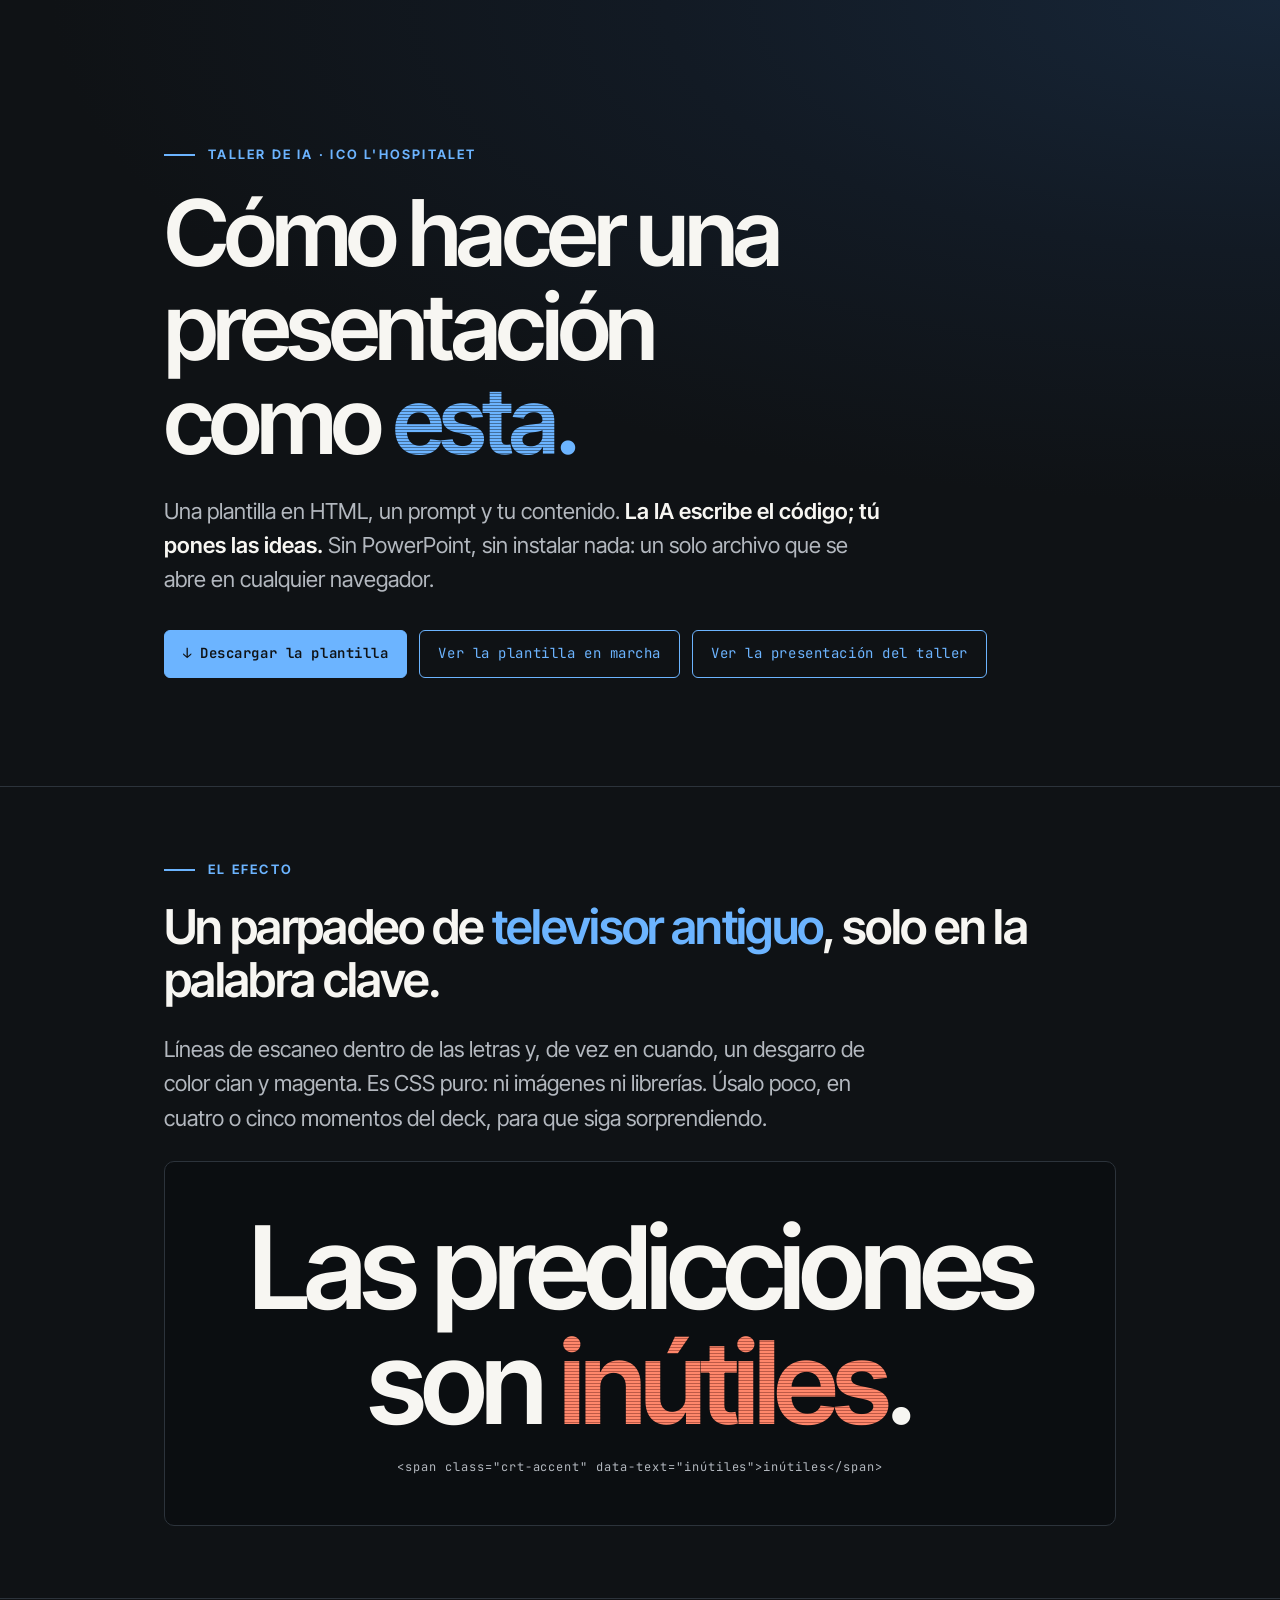
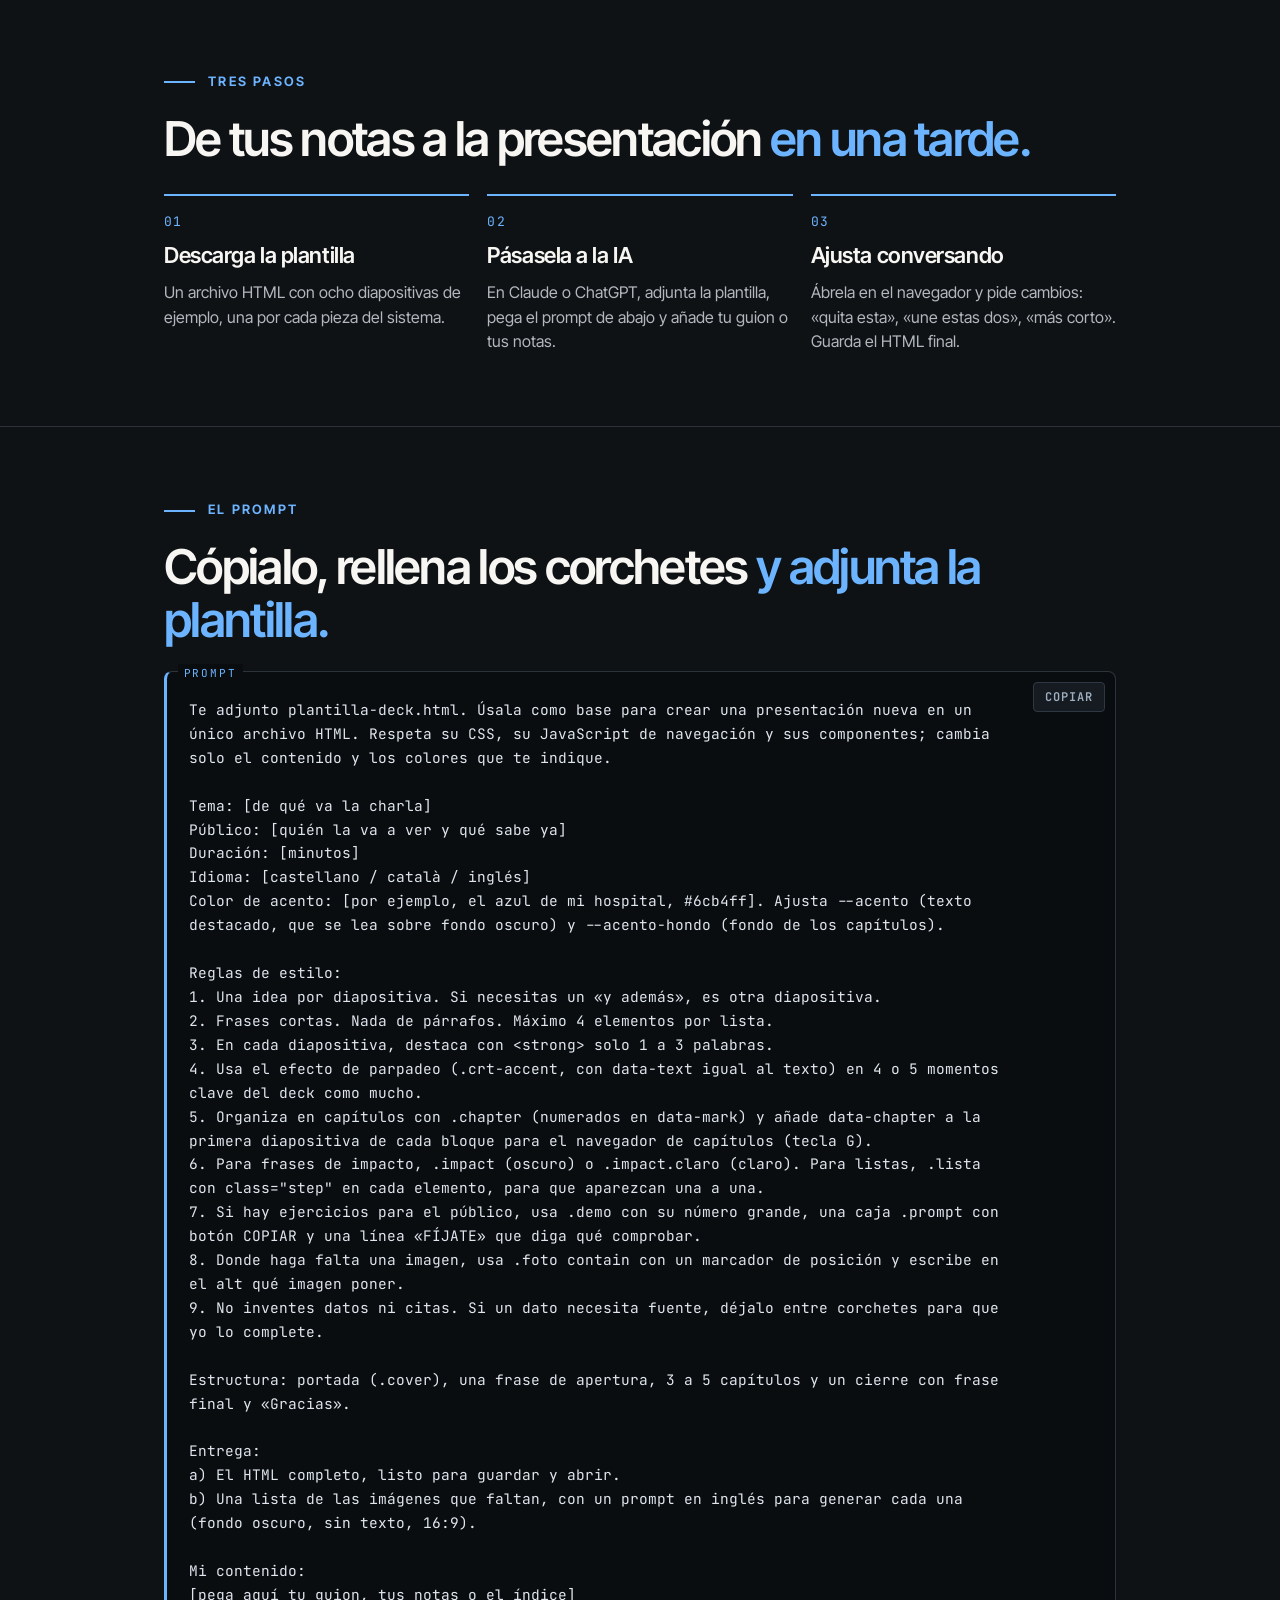
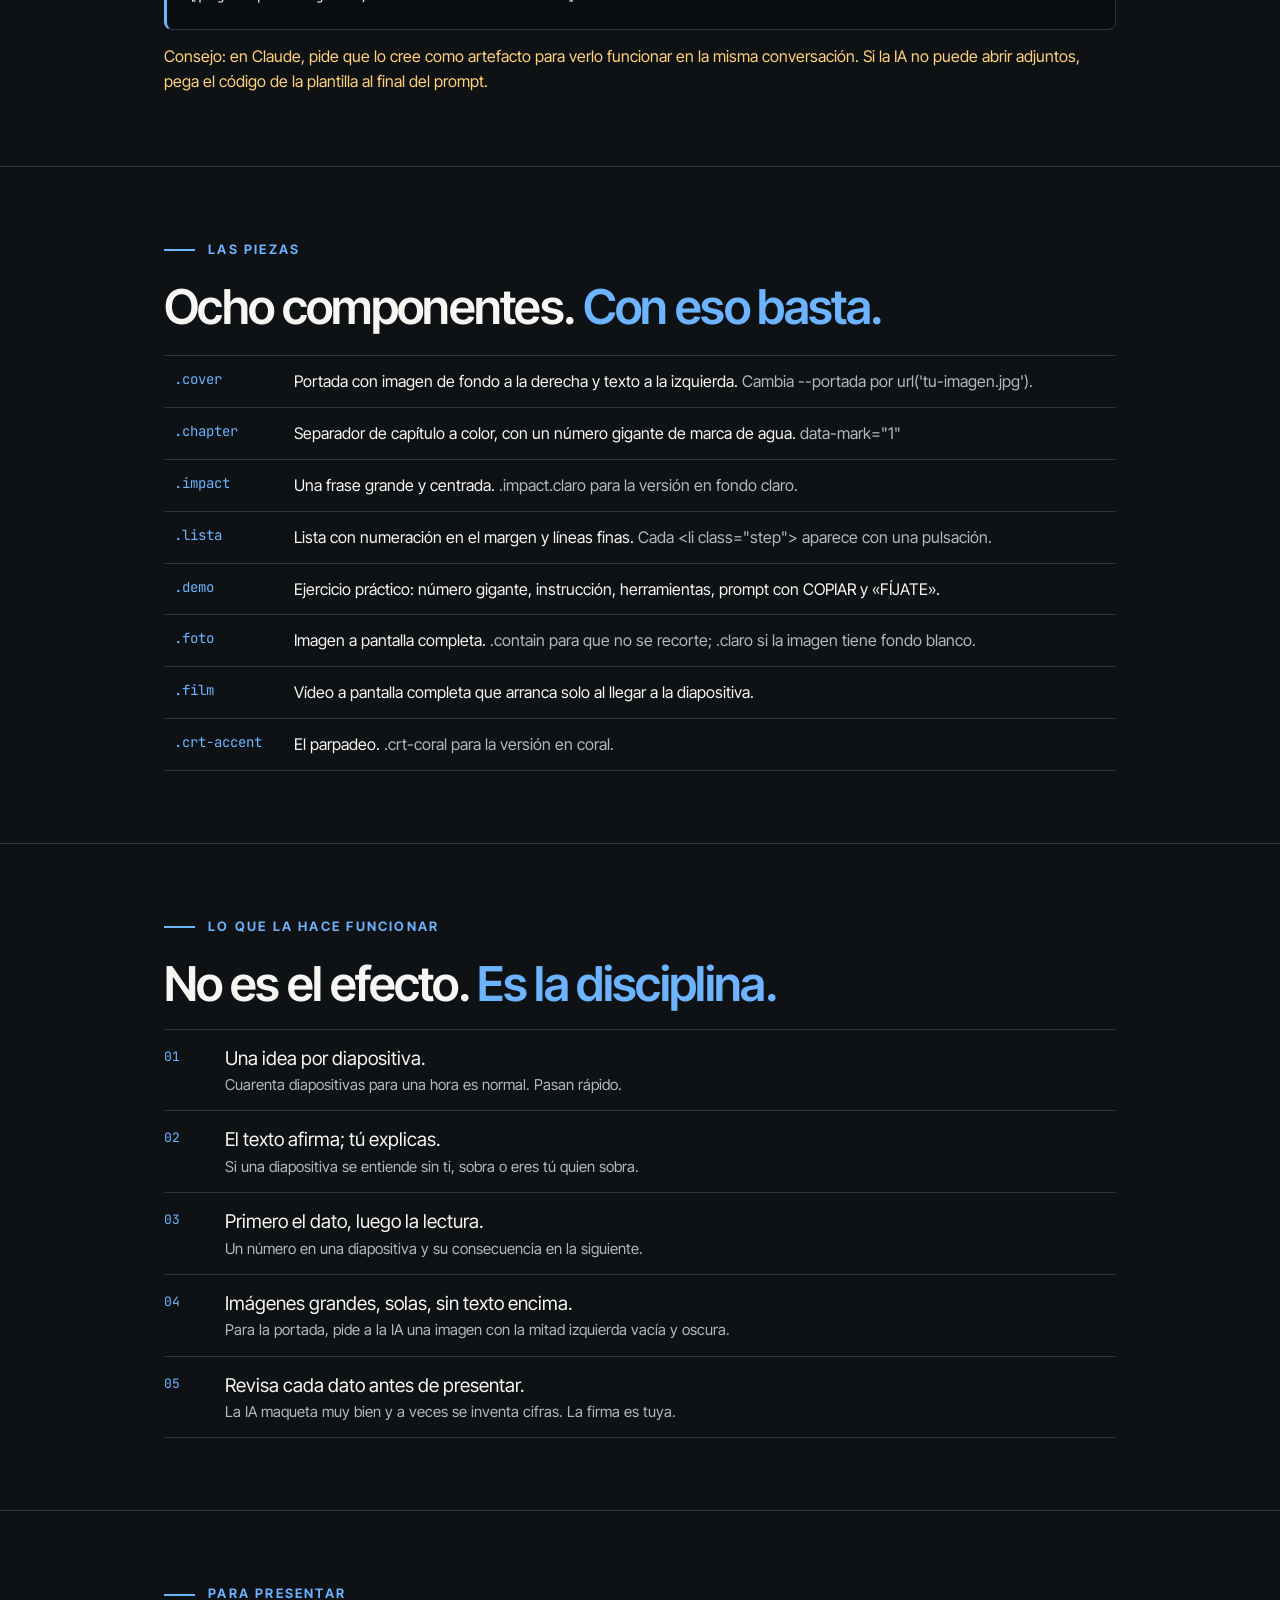
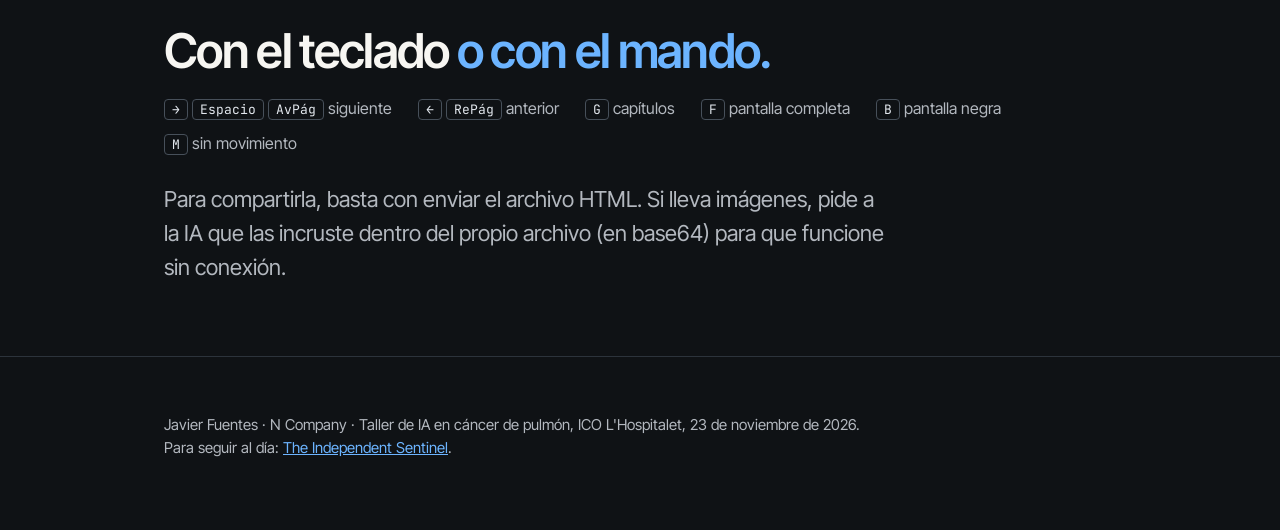
<file: como-hacerlo/index.html>
<!doctype html>
<html lang="es">
<head>
<meta charset="utf-8">
<meta name="viewport" content="width=device-width, initial-scale=1">
<title>Presentaciones con IA · cómo hacerlas</title>
<meta name="description" content="Un prompt y una plantilla para crear con IA una presentación en HTML con el estilo del taller de IA del ICO.">
<link rel="preconnect" href="https://fonts.googleapis.com">
<link href="https://fonts.googleapis.com/css2?family=Inter+Tight:wght@400;500;600;700&family=JetBrains+Mono:wght@400;600&display=swap" rel="stylesheet">
<style>
:root {
  --fondo:#0f1215; --papel:#f7f6f2; --suave:#b3b8bf; --linea:#2c333b;
  --acento:#6cb4ff; --hondo:#0b41cd; --ambar:#ffd27a;
  --sans:'Inter Tight','Helvetica Neue',Helvetica,Arial,sans-serif;
  --mono:'JetBrains Mono','SF Mono',Menlo,Consolas,monospace;
}
* { margin:0; padding:0; box-sizing:border-box; }
html { scroll-behavior:smooth; }
body { font-family:var(--sans); background:radial-gradient(ellipse 120% 70% at 100% 0%,#172638,#121a24 40%,var(--fondo) 80%) fixed, var(--fondo); color:var(--papel); line-height:1.55; -webkit-font-smoothing:antialiased; }
.wrap { max-width:1000px; margin:0 auto; padding:0 24px; }
a { color:var(--acento); }
.kicker { font-size:13px; letter-spacing:.17em; text-transform:uppercase; font-weight:650; color:var(--acento); margin-bottom:22px; }
.kicker::before { content:''; display:inline-block; width:2.4em; height:2px; background:currentColor; margin-right:1em; vertical-align:middle; }
h1 { font-size:clamp(44px,7.5vw,92px); line-height:1.02; letter-spacing:-.05em; font-weight:600; }
h1 strong,h2 strong { color:var(--acento); font-weight:inherit; }
h2 { font-size:clamp(30px,4.2vw,48px); line-height:1.1; letter-spacing:-.035em; font-weight:600; margin-bottom:18px; }
p.lead { font-size:clamp(18px,1.9vw,22px); color:var(--suave); max-width:720px; margin-top:26px; }
p.lead strong { color:var(--papel); font-weight:600; }
section { padding:72px 0; border-top:1px solid var(--linea); }
header { padding:16vh 0 12vh; }
.btns { display:flex; flex-wrap:wrap; gap:12px; margin-top:34px; }
.btn { font-family:var(--mono); font-size:14px; letter-spacing:.04em; padding:12px 18px; border-radius:6px; border:1px solid var(--acento); color:var(--acento); text-decoration:none; background:transparent; cursor:pointer; }
.btn.lleno { background:var(--acento); color:#0f1215; font-weight:600; }
.btn:hover { filter:brightness(1.15); }

/* El efecto */
.crt-accent { --crt-color:var(--acento); --crt-stripe:color-mix(in srgb,var(--acento) 62%,#000); position:relative; display:inline-block; white-space:nowrap; padding-inline-end:.12em; margin-inline-end:-.12em; color:var(--crt-color); -webkit-text-fill-color:transparent; background:repeating-linear-gradient(0deg,var(--crt-color) 0px,var(--crt-color) 2px,var(--crt-stripe) 2px,var(--crt-stripe) 3px); -webkit-background-clip:text; background-clip:text; animation:crt-signal 8.6s steps(1,end) .8s infinite,crt-scan 6.7s linear infinite; }
.crt-accent::before,.crt-accent::after { content:attr(data-text); position:absolute; inset:0; pointer-events:none; opacity:0; -webkit-text-fill-color:currentColor; }
.crt-accent::before { color:#32f9f1; text-shadow:2px 0 #32f9f180; animation:crt-tear-cyan 5.9s steps(1,end) .9s infinite; }
.crt-accent::after { color:#ff3b9d; text-shadow:-2px 0 #ff3b9d80; animation:crt-tear-magenta 7.7s steps(1,end) 1.05s infinite; }
.crt-accent.coral { --crt-color:#ff876b; --crt-stripe:#bd5946; }
@keyframes crt-scan { to { background-position:0 12px; } }
@keyframes crt-signal { 0%,5.5%,19%,100% { transform:none; } 1% { transform:translateX(.012em) skewX(-2deg); filter:brightness(1.25); } 2.4% { transform:translateX(-.01em) skewX(1deg); filter:brightness(.8); } 3.5% { transform:none; filter:brightness(1.15); } 17.5% { transform:skewX(-1deg); filter:brightness(1.2); } }
@keyframes crt-tear-cyan { 0%,7%,100% { opacity:0; transform:none; clip-path:inset(0); } 1% { opacity:.85; transform:translateX(-.045em); clip-path:inset(15% 0 62% 0); } 3% { opacity:.7; transform:translateX(.035em); clip-path:inset(63% 0 17% 0); } 5% { opacity:.5; transform:translateX(-.02em); clip-path:inset(38% 0 49% 0); } }
@keyframes crt-tear-magenta { 0%,6%,100% { opacity:0; transform:none; clip-path:inset(0); } 1% { opacity:.8; transform:translateX(.045em); clip-path:inset(58% 0 18% 0); } 2.8% { opacity:.65; transform:translateX(-.03em); clip-path:inset(23% 0 62% 0); } 4.5% { opacity:.4; transform:translateX(.02em); clip-path:inset(76% 0 10% 0); } }
@media (prefers-reduced-motion:reduce) { .crt-accent,.crt-accent::before,.crt-accent::after { animation:none; } }

.demo-box { margin-top:26px; border:1px solid var(--linea); border-radius:10px; padding:48px 32px; background:#0b0e11; text-align:center; }
.demo-box .big { font-size:clamp(48px,9vw,120px); font-weight:600; letter-spacing:-.05em; line-height:1; }
.demo-box small { display:block; margin-top:18px; font-family:var(--mono); font-size:12px; color:var(--suave); letter-spacing:.08em; }

/* Pasos */
.pasos { display:grid; grid-template-columns:repeat(3,1fr); gap:18px; margin-top:28px; }
.paso { border-top:2px solid var(--acento); padding-top:16px; }
.paso .n { font-family:var(--mono); color:var(--acento); font-size:13px; letter-spacing:.1em; }
.paso h3 { font-size:22px; font-weight:600; letter-spacing:-.02em; margin:6px 0 8px; }
.paso p { color:var(--suave); font-size:16px; }

/* Prompt */
.prompt { position:relative; margin-top:24px; background:#0a0d10; border:1px solid var(--linea); border-left:3px solid var(--acento); border-radius:8px; padding:26px 110px 22px 22px; font-family:var(--mono); font-size:14.5px; line-height:1.65; color:#dfe6ee; white-space:pre-wrap; }
.prompt::before { content:attr(data-label); position:absolute; top:-.75em; left:1em; background:#0a0d10; padding:0 .5em; font-size:11px; letter-spacing:.18em; color:var(--acento); }
.copy { position:absolute; top:10px; right:10px; font:600 12px var(--mono); letter-spacing:.08em; color:#9fb0c2; background:#151b21; border:1px solid #2f3842; border-radius:4px; padding:6px 11px; cursor:pointer; }
.copy:hover { color:var(--acento); border-color:var(--acento); }
.copy.ok { color:#5fd39a; border-color:#5fd39a; }
.nota { margin-top:14px; color:var(--ambar); font-size:16px; }

/* Tabla */
table { width:100%; border-collapse:collapse; margin-top:22px; font-size:16px; }
td { padding:13px 10px; border-top:1px solid var(--linea); vertical-align:top; }
tr:last-child td { border-bottom:1px solid var(--linea); }
td:first-child { font-family:var(--mono); color:var(--acento); font-size:14px; white-space:nowrap; width:1%; padding-right:22px; }
td span { color:var(--suave); }

.reglas { list-style:none; margin-top:18px; counter-reset:r; }
.reglas li { counter-increment:r; padding:14px 0 14px 3.2em; position:relative; border-top:1px solid var(--linea); font-size:19px; }
.reglas li:last-child { border-bottom:1px solid var(--linea); }
.reglas li::before { content:counter(r,decimal-leading-zero); position:absolute; left:0; top:17px; font-family:var(--mono); font-size:13px; color:var(--acento); }
.reglas li span { display:block; color:var(--suave); font-size:15px; }
kbd { font-family:var(--mono); font-size:13px; border:1px solid #47505a; border-radius:4px; padding:1px 7px; color:#e3e8ee; }
.teclas { display:flex; flex-wrap:wrap; gap:10px 26px; margin-top:18px; color:var(--suave); }
footer { padding:56px 0 70px; border-top:1px solid var(--linea); color:var(--suave); font-size:15px; }
@media (max-width:760px) { .pasos { grid-template-columns:1fr; } td:first-child { white-space:normal; } header { padding:10vh 0 8vh; } }
</style>
</head>
<body>

<header><div class="wrap">
  <div class="kicker">Taller de IA · ICO L'Hospitalet</div>
  <h1>Cómo hacer una presentación<br>como <strong><span class="crt-accent" data-text="esta" aria-hidden="true">esta</span><span class="sr" style="position:absolute;left:-9999px">esta</span>.</strong></h1>
  <p class="lead">Una plantilla en HTML, un prompt y tu contenido. <strong>La IA escribe el código; tú pones las ideas.</strong> Sin PowerPoint, sin instalar nada: un solo archivo que se abre en cualquier navegador.</p>
  <div class="btns">
    <a class="btn lleno" href="plantilla-deck.html" download>↓ Descargar la plantilla</a>
    <a class="btn" href="plantilla-deck.html" target="_blank" rel="noopener">Ver la plantilla en marcha</a>
    <a class="btn" href="../" target="_blank" rel="noopener">Ver la presentación del taller</a>
  </div>
</div></header>

<section><div class="wrap">
  <div class="kicker">El efecto</div>
  <h2>Un parpadeo de <strong>televisor antiguo</strong>, solo en la palabra clave.</h2>
  <p class="lead">Líneas de escaneo dentro de las letras y, de vez en cuando, un desgarro de color cian y magenta. Es CSS puro: ni imágenes ni librerías. Úsalo poco, en cuatro o cinco momentos del deck, para que siga sorprendiendo.</p>
  <div class="demo-box">
    <div class="big">Las predicciones son <span class="crt-accent coral" data-text="inútiles" aria-hidden="true">inútiles</span>.</div>
    <small>&lt;span class="crt-accent" data-text="inútiles"&gt;inútiles&lt;/span&gt;</small>
  </div>
</div></section>

<section><div class="wrap">
  <div class="kicker">Tres pasos</div>
  <h2>De tus notas a la presentación <strong>en una tarde.</strong></h2>
  <div class="pasos">
    <div class="paso"><div class="n">01</div><h3>Descarga la plantilla</h3><p>Un archivo HTML con ocho diapositivas de ejemplo, una por cada pieza del sistema.</p></div>
    <div class="paso"><div class="n">02</div><h3>Pásasela a la IA</h3><p>En Claude o ChatGPT, adjunta la plantilla, pega el prompt de abajo y añade tu guion o tus notas.</p></div>
    <div class="paso"><div class="n">03</div><h3>Ajusta conversando</h3><p>Ábrela en el navegador y pide cambios: «quita esta», «une estas dos», «más corto». Guarda el HTML final.</p></div>
  </div>
</div></section>

<section id="prompt"><div class="wrap">
  <div class="kicker">El prompt</div>
  <h2>Cópialo, rellena los corchetes <strong>y adjunta la plantilla.</strong></h2>
  <div class="prompt" data-label="PROMPT"><button class="copy" type="button">COPIAR</button>Te adjunto plantilla-deck.html. Úsala como base para crear una presentación nueva en un único archivo HTML. Respeta su CSS, su JavaScript de navegación y sus componentes; cambia solo el contenido y los colores que te indique.

Tema: [de qué va la charla]
Público: [quién la va a ver y qué sabe ya]
Duración: [minutos]
Idioma: [castellano / català / inglés]
Color de acento: [por ejemplo, el azul de mi hospital, #6cb4ff]. Ajusta --acento (texto destacado, que se lea sobre fondo oscuro) y --acento-hondo (fondo de los capítulos).

Reglas de estilo:
1. Una idea por diapositiva. Si necesitas un «y además», es otra diapositiva.
2. Frases cortas. Nada de párrafos. Máximo 4 elementos por lista.
3. En cada diapositiva, destaca con &lt;strong&gt; solo 1 a 3 palabras.
4. Usa el efecto de parpadeo (.crt-accent, con data-text igual al texto) en 4 o 5 momentos clave del deck como mucho.
5. Organiza en capítulos con .chapter (numerados en data-mark) y añade data-chapter a la primera diapositiva de cada bloque para el navegador de capítulos (tecla G).
6. Para frases de impacto, .impact (oscuro) o .impact.claro (claro). Para listas, .lista con class="step" en cada elemento, para que aparezcan una a una.
7. Si hay ejercicios para el público, usa .demo con su número grande, una caja .prompt con botón COPIAR y una línea «FÍJATE» que diga qué comprobar.
8. Donde haga falta una imagen, usa .foto contain con un marcador de posición y escribe en el alt qué imagen poner.
9. No inventes datos ni citas. Si un dato necesita fuente, déjalo entre corchetes para que yo lo complete.

Estructura: portada (.cover), una frase de apertura, 3 a 5 capítulos y un cierre con frase final y «Gracias».

Entrega:
a) El HTML completo, listo para guardar y abrir.
b) Una lista de las imágenes que faltan, con un prompt en inglés para generar cada una (fondo oscuro, sin texto, 16:9).

Mi contenido:
[pega aquí tu guion, tus notas o el índice]</div>
  <p class="nota">Consejo: en Claude, pide que lo cree como artefacto para verlo funcionar en la misma conversación. Si la IA no puede abrir adjuntos, pega el código de la plantilla al final del prompt.</p>
</div></section>

<section><div class="wrap">
  <div class="kicker">Las piezas</div>
  <h2>Ocho componentes. <strong>Con eso basta.</strong></h2>
  <table>
    <tr><td>.cover</td><td>Portada con imagen de fondo a la derecha y texto a la izquierda. <span>Cambia --portada por url('tu-imagen.jpg').</span></td></tr>
    <tr><td>.chapter</td><td>Separador de capítulo a color, con un número gigante de marca de agua. <span>data-mark="1"</span></td></tr>
    <tr><td>.impact</td><td>Una frase grande y centrada. <span>.impact.claro para la versión en fondo claro.</span></td></tr>
    <tr><td>.lista</td><td>Lista con numeración en el margen y líneas finas. <span>Cada &lt;li class="step"&gt; aparece con una pulsación.</span></td></tr>
    <tr><td>.demo</td><td>Ejercicio práctico: número gigante, instrucción, herramientas, prompt con COPIAR y «FÍJATE».</td></tr>
    <tr><td>.foto</td><td>Imagen a pantalla completa. <span>.contain para que no se recorte; .claro si la imagen tiene fondo blanco.</span></td></tr>
    <tr><td>.film</td><td>Vídeo a pantalla completa que arranca solo al llegar a la diapositiva.</td></tr>
    <tr><td>.crt-accent</td><td>El parpadeo. <span>.crt-coral para la versión en coral.</span></td></tr>
  </table>
</div></section>

<section><div class="wrap">
  <div class="kicker">Lo que la hace funcionar</div>
  <h2>No es el efecto. <strong>Es la disciplina.</strong></h2>
  <ul class="reglas">
    <li>Una idea por diapositiva.<span>Cuarenta diapositivas para una hora es normal. Pasan rápido.</span></li>
    <li>El texto afirma; tú explicas.<span>Si una diapositiva se entiende sin ti, sobra o eres tú quien sobra.</span></li>
    <li>Primero el dato, luego la lectura.<span>Un número en una diapositiva y su consecuencia en la siguiente.</span></li>
    <li>Imágenes grandes, solas, sin texto encima.<span>Para la portada, pide a la IA una imagen con la mitad izquierda vacía y oscura.</span></li>
    <li>Revisa cada dato antes de presentar.<span>La IA maqueta muy bien y a veces se inventa cifras. La firma es tuya.</span></li>
  </ul>
</div></section>

<section><div class="wrap">
  <div class="kicker">Para presentar</div>
  <h2>Con el teclado <strong>o con el mando.</strong></h2>
  <div class="teclas">
    <span><kbd>→</kbd> <kbd>Espacio</kbd> <kbd>AvPág</kbd> siguiente</span>
    <span><kbd>←</kbd> <kbd>RePág</kbd> anterior</span>
    <span><kbd>G</kbd> capítulos</span>
    <span><kbd>F</kbd> pantalla completa</span>
    <span><kbd>B</kbd> pantalla negra</span>
    <span><kbd>M</kbd> sin movimiento</span>
  </div>
  <p class="lead">Para compartirla, basta con enviar el archivo HTML. Si lleva imágenes, pide a la IA que las incruste dentro del propio archivo (en base64) para que funcione sin conexión.</p>
</div></section>

<footer><div class="wrap">
  Javier Fuentes · N Company · Taller de IA en cáncer de pulmón, ICO L'Hospitalet, 23 de noviembre de 2026.<br>
  Para seguir al día: <a href="https://theindependentsentinel.substack.com" target="_blank" rel="noopener">The Independent Sentinel</a>.
</div></footer>

<script>
document.querySelectorAll('.copy').forEach(btn => btn.addEventListener('click', async () => {
  const text = btn.parentElement.textContent.replace(btn.textContent, '').trim();
  try { await navigator.clipboard.writeText(text); }
  catch { const t = document.createElement('textarea'); t.value = text; document.body.append(t); t.select(); document.execCommand('copy'); t.remove(); }
  btn.textContent = 'COPIADO'; btn.classList.add('ok');
  setTimeout(() => { btn.textContent = 'COPIAR'; btn.classList.remove('ok'); }, 1600);
}));
</script>
</body>
</html>
</file>
<file: cinematics.css>
/* Narrative camera scenes and display accents for the workshop. */
@font-face { font-family:'Bebas Neue'; src:url('fonts/BebasNeue-Regular.ttf') format('truetype'); font-weight:400; font-style:normal; font-display:swap; }
.demo.has-display-mark::before { display:none; }
.demo .demo-mark { position:absolute; left:5vw; top:50%; width:18vw; transform:translateY(-50%); text-align:center; pointer-events:none; z-index:1; font-family:'Bebas Neue','Arial Narrow',sans-serif; font-size:clamp(150px,19.5vw,330px); font-weight:400; font-synthesis:none; line-height:1; letter-spacing:-.02em; }
.demo-mark .crt-accent { padding:0; margin:0; }
.slide.research-tour { padding:0; background:#101416; --acento:#e4cfad; }
.research-photo { position:absolute; inset:0; width:100%; height:100%; object-fit:cover; transform-origin:0 0; transform:translate(var(--research-x,0px),var(--research-y,0px)) scale(var(--research-scale,1)); transition:transform 1.45s var(--ease); }
.research-shade,.research-shade::before,.research-shade::after { position:absolute; inset:0; pointer-events:none; }
.research-shade { background:linear-gradient(180deg,#101416b0,transparent 35%,transparent 65%,#101416e8); transition:background-color .6s; }
.research-shade::before,.research-shade::after { content:''; opacity:0; transition:opacity .65s; }
.research-shade::before { background:linear-gradient(90deg,#101416fa 8%,#101416ed 33%,#10141665 52%,transparent 69%); }
.research-shade::after { background:linear-gradient(270deg,#101416fa 8%,#101416ed 33%,#10141665 52%,transparent 69%); }
.research-tour[data-view='left'] .research-shade::before,.research-tour[data-view='right'] .research-shade::after { opacity:1; }
.research-tour[data-view='wide'] .research-shade { background-color:#101416c4; }
.research-intro { position:absolute; inset:0; }
.research-intro-title { position:absolute; left:6vw; top:5vh; }
.research-intro-title .kicker { margin-bottom:1.5vh; }
.research-tour h2 { font-size:clamp(36px,4.7vw,80px); font-weight:550; line-height:1.04; letter-spacing:-.045em; text-wrap:balance; }
.research-tour h2 strong { color:var(--acento); font-weight:inherit; }
.research-intro-title h2 { font-size:clamp(35px,4vw,68px); }
.research-intro p { position:absolute; left:6vw; right:6vw; bottom:12vh; font-size:clamp(18px,1.9vw,30px); line-height:1.3; }
.research-tour[data-view] .research-intro { visibility:hidden; }
.research-beat { position:absolute; top:13%; bottom:18%; width:37%; display:flex; flex-direction:column; justify-content:center; }
.research-beat[data-view='left'] { left:6%; }
.research-beat[data-view='right'] { right:6%; }
.research-beat[data-view='wide'] { inset:13% 8% 18%; width:auto; text-align:center; align-items:center; }
.research-beat p { margin-top:2.8vh; color:#e9e5de; font-size:clamp(18px,1.8vw,29px); line-height:1.4; text-wrap:pretty; }
.research-tools { margin-top:3vh; padding-top:2vh; border-top:1px solid #e4cfad40; font-size:clamp(14px,1.16vw,19px); line-height:1.55; color:#c9bda9; }
.research-beat.step:not(.research-current) { visibility:hidden; opacity:0; }
.research-beat.step.research-current { visibility:visible; opacity:1; transform:none; transition:opacity .55s ease .32s,transform .55s ease .32s; }
.research-progress { position:absolute; right:6vw; bottom:7vh; width:min(24vw,380px); display:flex; gap:7px; }
.research-progress span { flex:1; height:2px; background:#ffffff38; transition:background .4s; }
.research-progress .visited { background:#e4cfad; }
.research-progress .current { height:3px; }
@media (max-aspect-ratio:1/1) {
  .research-tour h2 { font-size:clamp(30px,7.4vw,58px); }
  .research-intro-title { left:7vw; right:7vw; }
  .research-beat[data-view='left'],.research-beat[data-view='right'] { left:7%; right:7%; top:53%; bottom:9%; width:auto; }
  .research-beat .kicker { font-size:12px; margin-bottom:1.3vh; }
  .research-beat p { font-size:clamp(16px,3.8vw,24px); margin-top:1.5vh; }
  .research-tools { font-size:14px; margin-top:1.8vh; padding-top:1.4vh; }
  .research-shade::before,.research-shade::after { background:linear-gradient(0deg,#101416fc 22%,#101416e0 45%,transparent 66%); }
}

.slide.workflow-recap { padding:6vh 7vw 9vh; }
.workflow-recap .inner { max-width:1400px; height:100%; display:flex; flex-direction:column; align-items:center; }
.workflow-recap.on .inner > * { animation:none; }
.workflow-recap .kicker { align-self:flex-start; margin-bottom:3vh; }
.workflow-heading { position:relative; width:100%; min-height:15vh; text-align:center; }
.workflow-heading h2 { position:absolute; inset:0; font-size:clamp(29px,3.55vw,58px); font-weight:500; letter-spacing:-.035em; line-height:1.15; opacity:0; transform:translateY(12px); transition:opacity .65s ease,transform .8s var(--ease); }
.workflow-heading h2:first-child { opacity:1; transform:none; }
.workflow-heading strong { color:var(--acento); font-weight:500; }
.workflow-recap[data-scene-state='1'] .workflow-heading h2:first-child,
.workflow-recap[data-scene-state='2'] .workflow-heading h2:first-child { opacity:0; transform:translateY(-12px); }
.workflow-recap[data-scene-state='1'] .workflow-heading h2:last-child,
.workflow-recap[data-scene-state='2'] .workflow-heading h2:last-child { opacity:1; transform:none; }
.workflow-stage { position:relative; width:100%; flex:1; min-height:0; margin-top:7vh; }
.workflow-wires { position:absolute; inset:0; width:100%; height:100%; overflow:visible; opacity:.6; transition:opacity 1s ease; }
.workflow-wires path { fill:none; stroke:#6cb4ff65; stroke-width:1; vector-effect:non-scaling-stroke; }
.workflow-wires .travel { stroke:#8bc6ff; stroke-width:2; stroke-dasharray:10 110; opacity:0; }
.workflow-node { --x:0%; --y:0%; position:absolute; left:var(--x); top:var(--y); width:19%; text-align:center; transform:translate(-50%,-50%); transition:left 1.4s var(--ease),top 1.4s var(--ease),transform 1.4s var(--ease),opacity .6s ease .65s; z-index:2; }
.workflow-node .node-dot { display:grid; place-items:center; margin:0 auto 1.5vh; height:48px; width:48px; border-radius:50%; border:1px solid #6cb4ff90; background:#142235; color:var(--acento); font:14px var(--mono); }
.workflow-node b { display:block; font-size:clamp(17px,1.7vw,28px); line-height:1.17; font-weight:500; }
.workflow-node small { display:block; margin-top:.7em; color:var(--papel-suave); font-size:clamp(14px,1.04vw,17px); line-height:1.4; }
.workflow-hub { position:absolute; left:50%; top:55%; width:min(38vw,540px); min-height:17vh; display:flex; align-items:center; justify-content:center; flex-direction:column; padding:2.7vh 2vw; transform:translate(-50%,-50%) scale(.65); opacity:0; border:1px solid #6cb4ff90; border-radius:14px; background:radial-gradient(ellipse at top,#183753,#0b1623 85%); box-shadow:0 0 100px #6cb4ff15,inset 0 1px #ffffff15; transition:opacity .7s ease .65s,transform 1.25s var(--ease) .45s,top .8s var(--ease); z-index:3; }
.workflow-hub span { color:var(--acento); font:clamp(13px,1.1vw,17px) var(--mono); letter-spacing:.18em; margin-bottom:1.5vh; }
.workflow-hub b { font-size:clamp(25px,3vw,48px); font-weight:500; line-height:1.12; text-align:center; letter-spacing:-.035em; }
.human-check { position:absolute; left:50%; top:90%; transform:translate(-50%,-30%); text-align:center; opacity:0; transition:opacity .65s ease,transform .85s var(--ease); width:90%; }
.human-check::before { content:''; position:absolute; width:1px; height:4vh; bottom:calc(100% + 1vh); left:50%; background:linear-gradient(#6cb4ff80,#ffd27a); }
.human-check b { display:block; color:#ffd27a; font-size:clamp(25px,2.8vw,45px); line-height:1.1; font-weight:500; letter-spacing:-.03em; }
.human-check span { display:block; color:var(--papel-suave); margin-top:1vh; font-size:clamp(15px,1.35vw,21px); }
.workflow-recap[data-scene-state='1'] .workflow-node,
.workflow-recap[data-scene-state='2'] .workflow-node { left:50%; top:55%; opacity:0; transform:translate(-50%,-50%) scale(.25); }
.workflow-recap[data-scene-state='1'] .workflow-hub,
.workflow-recap[data-scene-state='2'] .workflow-hub { opacity:1; transform:translate(-50%,-50%) scale(1); }
.workflow-recap[data-scene-state='1'] .workflow-wires,
.workflow-recap[data-scene-state='2'] .workflow-wires { opacity:0; transition-delay:.9s; }
.workflow-recap[data-scene-state='1'] .workflow-wires .travel { opacity:1; animation:evidence-travel 1.25s ease both; }
@keyframes evidence-travel { from { stroke-dashoffset:100; } to { stroke-dashoffset:-20; } }
.workflow-recap[data-scene-state='2'] .workflow-hub { top:40%; transition-delay:0s; }
.workflow-recap[data-scene-state='2'] .human-check { opacity:1; transform:translate(-50%,-50%); }

.slide.material-scene { padding:0; background:#03070b; }
.material-scene.on ~ .pie { display:none; }
.material-scene .material-still,.material-transition,.material-transition img { position:absolute; inset:0; width:100%; height:100%; object-fit:cover; }
.material-scene .material-still { transform-origin:50% 50%; }
.material-scene.on .material-still { animation:material-breathe 15s var(--ease) both; }
.sand-scene.on .material-still { animation:none; }
@keyframes material-breathe { from { transform:scale(1.035); } to { transform:scale(1); } }
.material-transition { z-index:3; overflow:hidden; pointer-events:none; background:#03070b; }
.material-transition[hidden] { display:none; }
.material-transition img { transform-origin:50% 50%; will-change:transform,opacity; }
.material-transition .transition-sand { z-index:3; }
.material-transition .transition-macro { z-index:2; }
.material-transition .transition-chip { z-index:1; }

html.motion-off .slide,html.motion-off .slide::before,html.motion-off .slide::after,html.motion-off .slide *,html.motion-off .slide *::before,html.motion-off .slide *::after { animation:none !important; transition:none !important; }
@media (prefers-reduced-motion:reduce) {
  .slide,.slide::before,.slide::after,.slide *,.slide *::before,.slide *::after { animation:none !important; transition:none !important; }
}
/* The research journey uses a clinical dossier rather than a computing network. */
.workflow-recap { --acento:#ddc8a9; --papel-suave:#c3beb7; background:#151718; }
.workflow-recap::before { content:''; position:absolute; inset:0; z-index:0; background:linear-gradient(90deg,#151718 0%,#151718eb 36%,#15171820 75%),url('img/clinical-research.jpg') center/cover no-repeat; }
.workflow-recap::before { opacity:.22; background-image:linear-gradient(90deg,#151718 0%,#151718c9 45%,#15171820),url('img/clinical-research.jpg'); }
.workflow-wires { opacity:.4; }
.workflow-wires path { stroke:#ddc8a95c; }
.workflow-wires .travel { stroke:#ddc8a9; }
.workflow-node .node-dot { width:34px; height:44px; border-radius:2px; border:1px solid #bcb3a5; color:#34312d; background:#e8dfcf; font:12px var(--mono); box-shadow:3px 3px 0 #b9ae9b25; }
.workflow-hub { width:min(42vw,600px); min-height:24vh; border:1px solid #e0d9cd; border-radius:2px; padding:3vh 2vw; background:#eee9df; color:#242729; box-shadow:7px 7px 0 #d4cab61a,14px 14px 0 #d4cab60b; }
.workflow-hub::before { content:''; position:absolute; left:2vw; right:2vw; top:1.3vh; height:1px; background:#b4a68d; }
.workflow-hub span { color:#6b5c45; font:clamp(12px,1vw,16px) var(--sans); letter-spacing:.12em; }
.workflow-hub b { font-size:clamp(25px,2.7vw,44px); }
.workflow-hub small { color:#6b665d; font-size:clamp(13px,1.1vw,17px); margin-top:1.5vh; }
.human-check b { color:#e1cba8; }
.human-check::before { background:linear-gradient(#c5b79b80,#ddc8a9); }
@media (max-width:820px) {
  .demo .demo-mark { display:none; }
  .workflow-node b { font-size:clamp(13px,2.3vw,19px); }
  .workflow-node small { display:none; }
  .workflow-node .node-dot { width:36px; height:36px; }
  .workflow-hub { width:65vw; }
}
</file>
